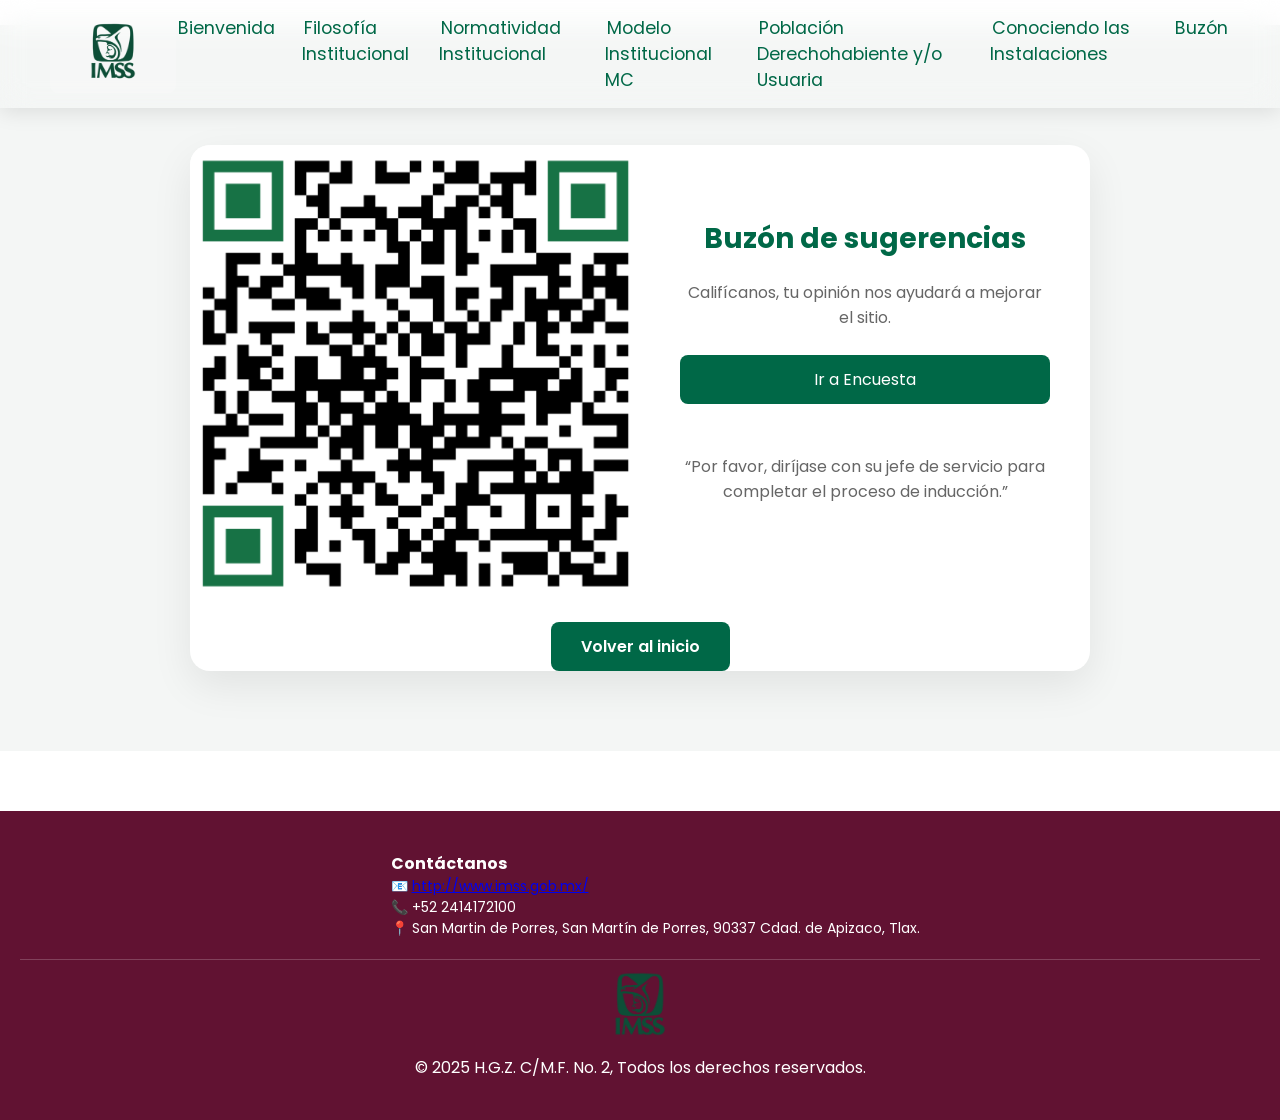
<file: buzon.html>
<!DOCTYPE html>
<html lang="en">
<head>
    <meta charset="UTF-8">
    <meta name="viewport" content="width=device-width, initial-scale=1.0">
    <title>Buzon</title>

    <link rel="stylesheet" href="buzon.css" />
</head>
<body>

<nav class="navbar">
  <div class="logo">
    <img src="imagenes/IMSS-Logo-tm.png" alt="Logo Seguro Social">
  </div>

  <!-- Botón hamburguesa -->
  <input type="checkbox" id="menu-toggle">
  <label for="menu-toggle" class="hamburger">
    <span></span>
    <span></span>
    <span></span>
  </label>

  <!-- Menú -->
  <ul class="nav-links">
    <li><a href="index.html" class="link">Bienvenida</a></li>
    <li><a href="filosofia.html" class="link">Filosofía Institucional</a></li>
    <li><a href="normatividad.html" class="link">Normatividad Institucional</a></li>
    <li><a href="modelo.html" class="link">Modelo Institucional MC</a></li>
    <li><a href="poblacion.html" class="link">Población Derechohabiente y/o Usuaria</a></li>
     <li class="dropdown"><a href="#">Conociendo las Instalaciones</a>
    <ul class="submenu">
        <li><a href="cartera.html">Cartera de Servicios</a></li>
        <li><a href="recorrido.html">Recorrido Virtual</a></li>
        <li><a href="organigrama.html">Organigrama</a></li>
    </ul>
</li>
    <li><a href="buzon.html" class="link">Buzón</a></li>
  </ul>
</nav>




<br>
<section class="promo-section">
  <div class="promo-card">

    <div class="promo-image">
      <img src="imagenes/qrbuzon.png" alt="Promoción">
    </div>

    <div class="promo-content">
      
      <h1>
        <span>Buzón de sugerencias</span><br>
      </h1>

      <p>
         Califícanos, tu opinión nos ayudará a mejorar el sitio.
      </p>

      <a href="https://forms.gle/hRjarsbwYxwvdM4b7" class="primary-btn">
        Ir a Encuesta
      </a>
<br>
<br>
      <p>
       “Por favor, diríjase con su jefe de servicio para completar el proceso de inducción.”
      </p>

    </div>

    <div class="volver-inicio-container">
      <a href="index.html" class="btn-volver">Volver al inicio</a>
    </div>

    
  </div>
  
</section>



   
    <footer>
  <div class="footer-container">
    <div class="footer-logo">
      <h2></h2>
      
    </div>

   

    <div class="footer-contact">
      <h4>Contáctanos</h4>
     <p>📧 <a href="http://www.imss.gob.mx/" class="link-imss">http://www.imss.gob.mx/</a></p>
      <p>📞 +52 2414172100</p>
      <p>📍 San Martin de Porres, San Martín de Porres, 90337 Cdad. de Apizaco, Tlax.</p>
    </div>
  </div>

  <div class="footer-bottom">
    <div class="footer-social">
      
      <a href="#"><img src="imagenes/IMSS-Logo-tm.png" alt="Instagram"></a>
     
    </div>
    <p>&copy; 2025 H.G.Z. C/M.F. No. 2, Todos los derechos reservados.</p>
  </div>
</footer>







<script>
window.onload = function() {
    window.scrollTo(0, 0);
};
</script>



<script>
const navbar = document.querySelector('.navbar');
const menuToggle = document.getElementById('menu-toggle');
const navLinks = document.querySelector('.nav-links');

let lastScrollTop = 0;

// -------------------- AUTOHIDE NAVBAR --------------------
window.addEventListener('scroll', function() {
    let scrollTop = window.pageYOffset || document.documentElement.scrollTop;

    if (scrollTop > lastScrollTop && scrollTop > 50) {
        // Scroll down → oculta navbar
        navbar.style.top = "-100px";
    } else {
        // Scroll up → muestra navbar
        navbar.style.top = "0";
    }

    lastScrollTop = scrollTop <= 0 ? 0 : scrollTop;
});

// -------------------- CERRAR MENU AL HACER CLICK FUERA --------------------
document.addEventListener('click', function(event) {
    // Si el menú está abierto y el clic no es dentro del navbar ni del toggle
    if (menuToggle.checked && !navbar.contains(event.target)) {
        menuToggle.checked = false; // cierra el menú
    }
});
</script>


<!-- Botón de subir -->
<button id="scrollToTop" title="Volver arriba">↑</button>

<script>
const scrollBtn = document.getElementById('scrollToTop');

// Mostrar el botón después de cierto scroll
window.addEventListener('scroll', () => {
    if (window.scrollY > 300) {
        scrollBtn.style.display = 'block';
    } else {
        scrollBtn.style.display = 'none';
    }
});

// Acción de hacer scroll al top al hacer clic
scrollBtn.addEventListener('click', () => {
    window.scrollTo({
        top: 0,
        behavior: 'smooth' // desplazamiento suave
    });
});
</script>


    
</body>
</html>
</file>
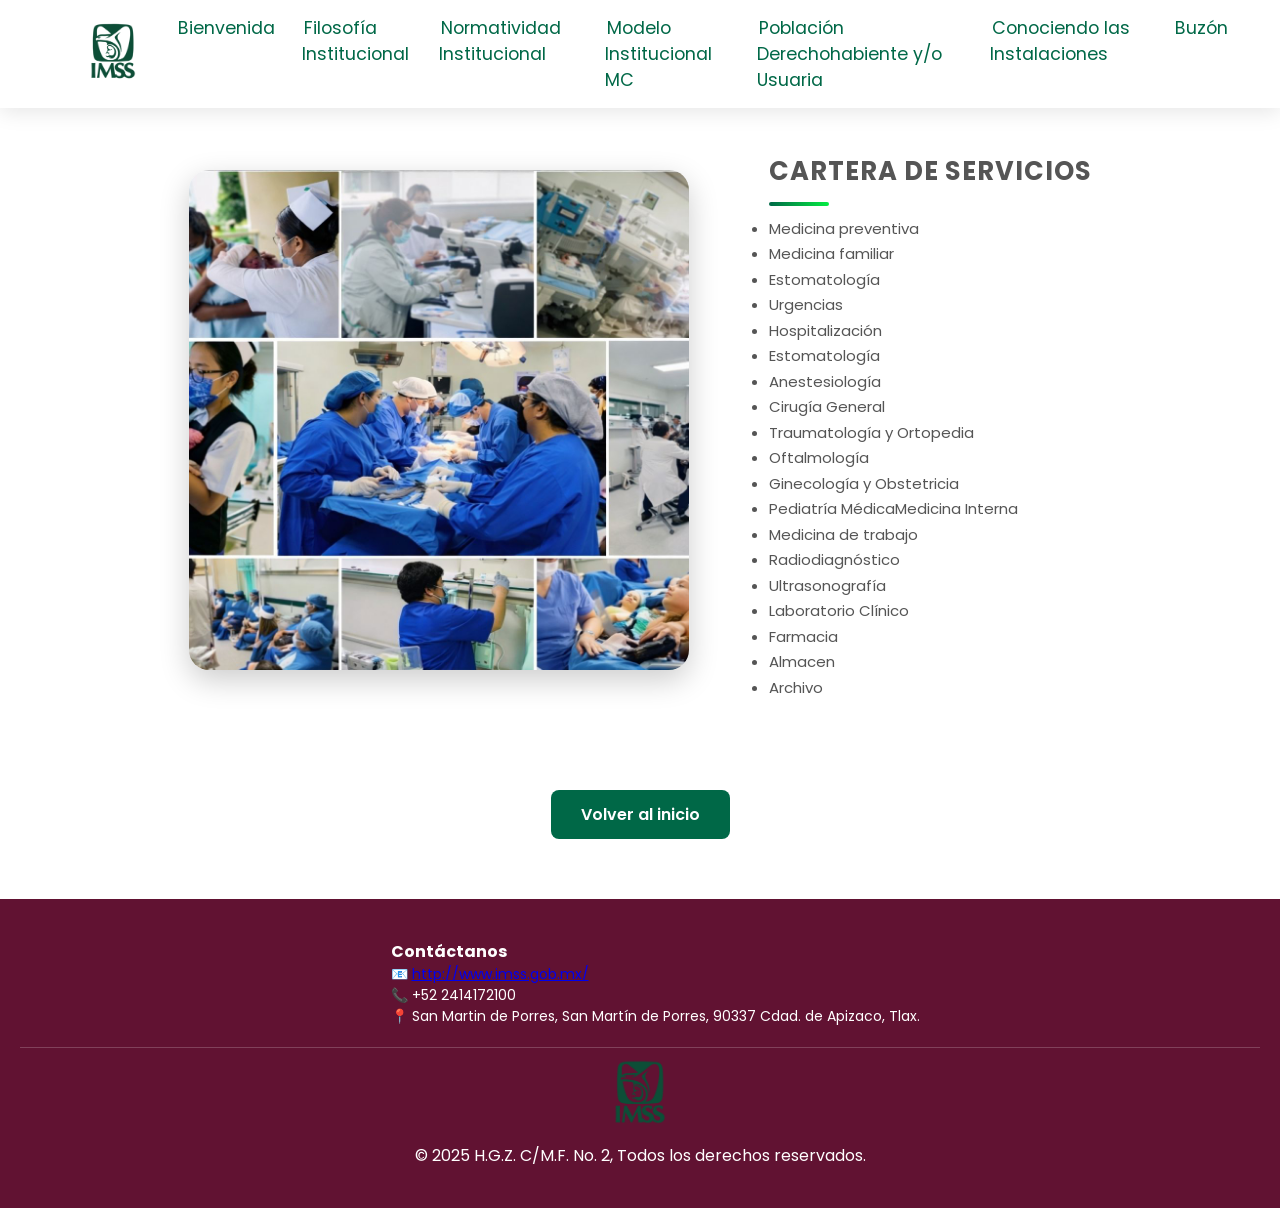
<file: cartera.html>
<!DOCTYPE html>
<html lang="en">
<head>
    <meta charset="UTF-8">
    <meta name="viewport" content="width=device-width, initial-scale=1.0">
    <link rel="stylesheet" href="Cartera.css" />
    
    <title>Cartera de Servicios</title>
</head>
<body>
    

<nav class="navbar">
  <div class="logo">
    <img src="imagenes/IMSS-Logo-tm.png" alt="Logo Seguro Social">
  </div>

  <!-- Botón hamburguesa -->
  <input type="checkbox" id="menu-toggle">
  <label for="menu-toggle" class="hamburger">
    <span></span>
    <span></span>
    <span></span>
  </label>

  <!-- Menú -->
  <ul class="nav-links">
    <li><a href="index.html" class="link">Bienvenida</a></li>
    <li><a href="filosofia.html" class="link">Filosofía Institucional</a></li>
    <li><a href="normatividad.html" class="link">Normatividad Institucional</a></li> 
    <li><a href="modelo.html" class="link">Modelo Institucional MC</a></li>
    <li><a href="poblacion.html" class="link">Población Derechohabiente y/o Usuaria</a></li>
    <li class="dropdown"><a href="#">Conociendo las Instalaciones</a>
    <ul class="submenu">
       <li><a href="cartera.html">Cartera de Servicios</a></li>
        <li><a href="recorrido.html">Recorrido Virtual</a></li>
        <li><a href="organigrama.html">Organigrama</a></li>
    </ul>
</li>
    <li><a href="buzon.html" class="link">Buzón</a></li>
  </ul>
</nav>




       <style>
    @import url('https://fonts.googleapis.com/css2?family=Poppins:ital,wght@0,100;0,200;0,300;0,400;0,500;0,600;0,700;0,800;0,900;1,100;1,200;1,300;1,400;1,500;1,600;1,700;1,800;1,900&display=swap');

    * {
        font-family: 'Poppins', sans-serif;
    }
</style>
<section class="flex flex-col md:flex-row items-center justify-center gap-10 max-md:px-4">
    <div class="relative shadow-2xl shadow-indigo-600/40 rounded-2xl overflow-hidden shrink-0">
       <img class="imagen-grande"
     src="imagenes/Servicios.jpeg"
     alt="">

    </div>
    <div class="text-sm text-slate-600 max-w-lg">
         <h1 class="text-xl uppercase font-semibold text-slate-700">
        CARTERA DE SERVICIOS
    </h1>

    <div class="w-24 h-[3px] rounded-full bg-gradient-to-r from-indigo-600 to-[#DDD9FF]"></div>

    <ul class="mt-8 list-disc list-inside space-y-2">
        <li>Medicina preventiva</li>
        <li>Medicina familiar</li>
        <li>Estomatología</li>
        <li>Urgencias </li>
        <li>Hospitalización </li>
        <li>Estomatología</li>
        <li>Anestesiología</li>
        <li>Cirugía General </li>
        <li>Traumatología y Ortopedia </li>
        <li>Oftalmología</li>
        <li>Ginecología y Obstetricia</li>
        <li>Pediatría MédicaMedicina Interna</li>
        <li>Medicina de trabajo </li>
        <li>Radiodiagnóstico </li>
        <li>Ultrasonografía </li>
        <li>Laboratorio Clínico </li>
        <li>Farmacia </li>
        <li>Almacen</li>
        <li>Archivo</li>
    </ul>
        
    </div>
</section>



<div class="volver-inicio-container">
    <a href="index.html" class="btn-volver">Volver al inicio</a>
</div>


    <footer>
  <div class="footer-container">
    <div class="footer-logo">
      <h2></h2>
      <p></p>
    </div>

   

    <div class="footer-contact">
      <h4>Contáctanos</h4>
     <p>📧 <a href="http://www.imss.gob.mx/" class="link-imss">http://www.imss.gob.mx/</a></p>
      <p>📞 +52 2414172100</p>
      <p>📍 San Martin de Porres, San Martín de Porres, 90337 Cdad. de Apizaco, Tlax.</p>
    </div>
  </div>

  <div class="footer-bottom">
    <div class="footer-social">
      
      <a href="#"><img src="imagenes/IMSS-Logo-tm.png" alt="Instagram"></a>
     
    </div>
    <p>&copy; 2025 H.G.Z. C/M.F. No. 2, Todos los derechos reservados.</p>
  </div>
</footer>
    


<script>
const img = document.getElementById("imgOrganigrama");
const modal = document.getElementById("modalImg");
const imgGrande = document.getElementById("imgGrande");
const cerrar = document.querySelector(".cerrar");

img.onclick = function() {
    modal.style.display = "block";
    imgGrande.src = this.src;
}

cerrar.onclick = function() {
    modal.style.display = "none";
}

modal.onclick = function(e) {
    if (e.target !== imgGrande) {
        modal.style.display = "none";
    }
}
</script>






<script>
window.onload = function() {
    window.scrollTo(0, 0);
};
</script>



<script>
const navbar = document.querySelector('.navbar');
const menuToggle = document.getElementById('menu-toggle');
const navLinks = document.querySelector('.nav-links');

let lastScrollTop = 0;

// -------------------- AUTOHIDE NAVBAR --------------------
window.addEventListener('scroll', function() {
    let scrollTop = window.pageYOffset || document.documentElement.scrollTop;

    if (scrollTop > lastScrollTop && scrollTop > 50) {
        // Scroll down → oculta navbar
        navbar.style.top = "-100px";
    } else {
        // Scroll up → muestra navbar
        navbar.style.top = "0";
    }

    lastScrollTop = scrollTop <= 0 ? 0 : scrollTop;
});

// -------------------- CERRAR MENU AL HACER CLICK FUERA --------------------
document.addEventListener('click', function(event) {
    // Si el menú está abierto y el clic no es dentro del navbar ni del toggle
    if (menuToggle.checked && !navbar.contains(event.target)) {
        menuToggle.checked = false; // cierra el menú
    }
});
</script>


<!-- Botón de subir -->
<button id="scrollToTop" title="Volver arriba">↑</button>

<script>
const scrollBtn = document.getElementById('scrollToTop');

// Mostrar el botón después de cierto scroll
window.addEventListener('scroll', () => {
    if (window.scrollY > 300) {
        scrollBtn.style.display = 'block';
    } else {
        scrollBtn.style.display = 'none';
    }
});

// Acción de hacer scroll al top al hacer clic
scrollBtn.addEventListener('click', () => {
    window.scrollTo({
        top: 0,
        behavior: 'smooth' // desplazamiento suave
    });
});
</script>




</body>
</html>
</file>
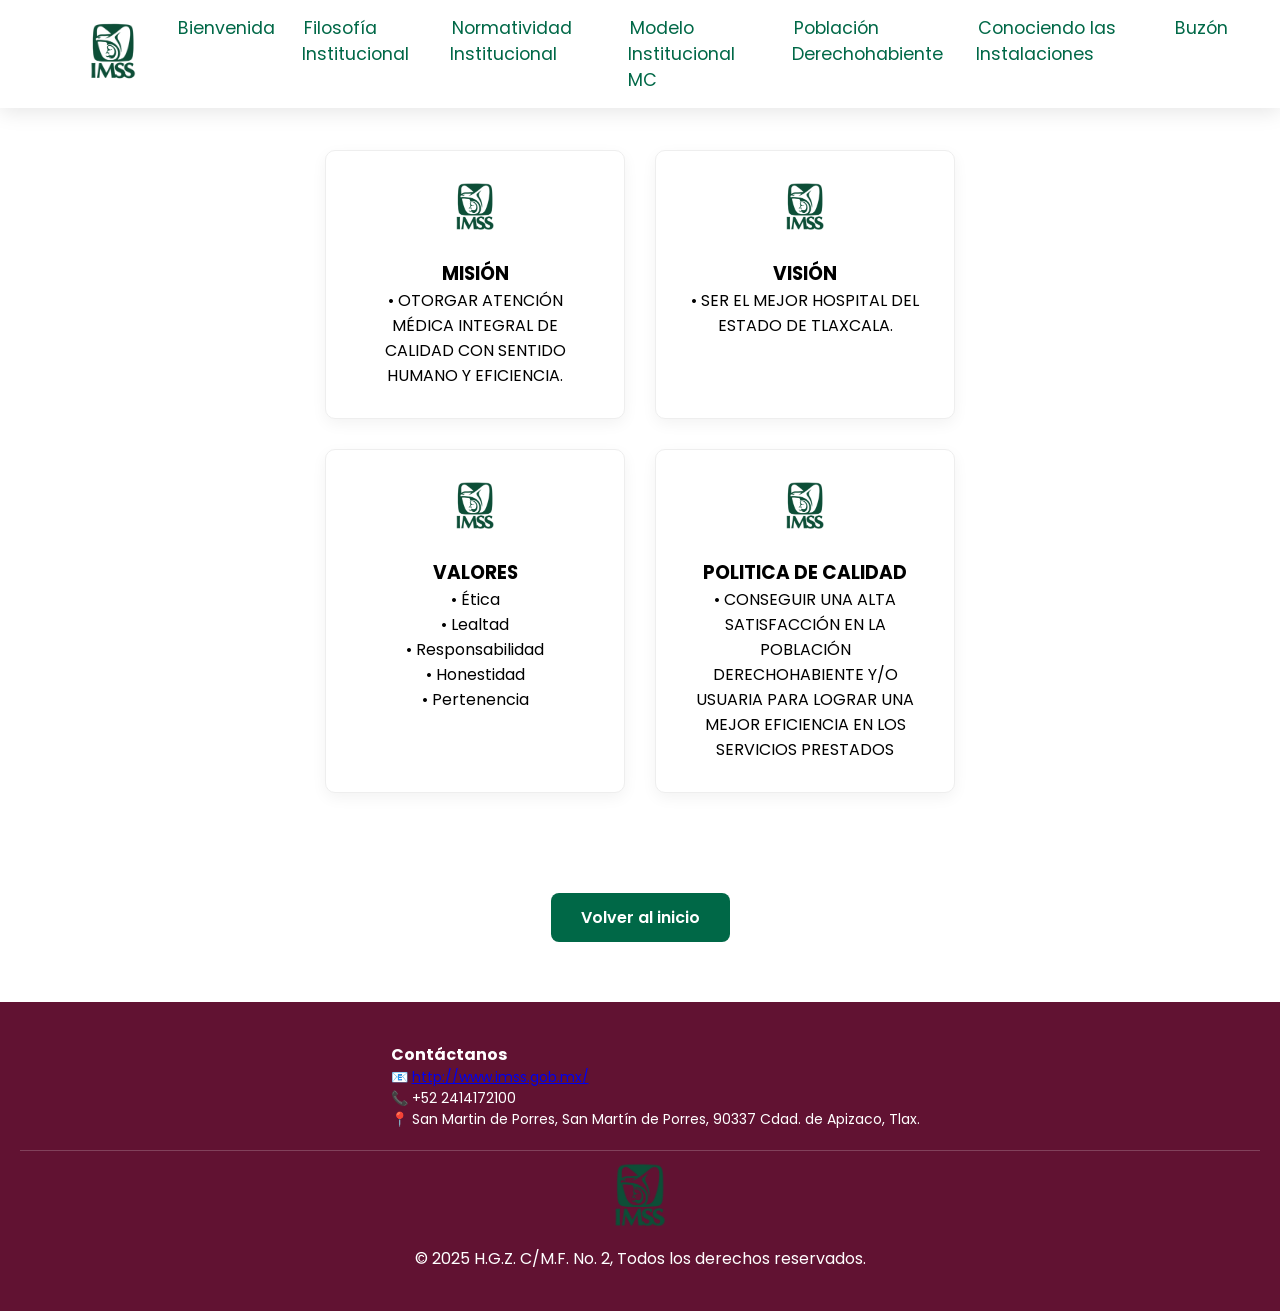
<file: filosofia.html>
<!DOCTYPE html>
<html lang="en">
<head>
    <meta charset="UTF-8">
    <meta name="viewport" content="width=device-width, initial-scale=1.0">
    <link rel="stylesheet" href="Filosofia.css" />
    
    <title>Filosofia Institucional</title>
</head>
<body>
    

<nav class="navbar">
  <div class="logo">
    <img src="imagenes/IMSS-Logo-tm.png" alt="Logo Seguro Social">
  </div>

  <!-- Botón hamburguesa -->
  <input type="checkbox" id="menu-toggle">
  <label for="menu-toggle" class="hamburger">
    <span></span>
    <span></span>
    <span></span>
  </label>

  <!-- Menú -->
  <ul class="nav-links">
  <li><a href="index.html" class="link">Bienvenida</a></li>
  <li><a href="filosofia.html" class="link">Filosofía Institucional</a></li>
  <li><a href="normatividad.html" class="link">Normatividad Institucional</a></li>
  <li><a href="modelo.html" class="link">Modelo Institucional MC</a></li>
  <li><a href="poblacion.html" class="link">Población Derechohabiente</a></li>

  <li class="dropdown">
    <a href="#">Conociendo las Instalaciones</a>
    <ul class="submenu">
      <li><a href="cartera.html">Cartera de Servicios</a></li>
      <li><a href="recorrido.html">Recorrido Virtual</a></li>
      <li><a href="organigrama.html">Organigrama</a></li>
    </ul>
  </li>

  <li><a href="buzon.html" class="link">Buzón</a></li>
</ul>
</nav>

<br>
<br>





  <section class="services">
    
    <!-- FILA 1 -->
    <div class="service-box">
        <img src="imagenes/IMSS-Logo-tm.png">
        <h3>MISIÓN</h3>
        <p>OTORGAR ATENCIÓN MÉDICA INTEGRAL DE CALIDAD CON SENTIDO HUMANO Y EFICIENCIA.</p>
    </div>

    <div class="service-box">
        <img src="imagenes/IMSS-Logo-tm.png">
        <h3>VISIÓN</h3>
        <p>SER EL MEJOR HOSPITAL DEL ESTADO DE TLAXCALA.</p>
    </div>

    <!-- FILA 2 -->
    <div class="service-box">
        <img src="imagenes/IMSS-Logo-tm.png">
        <h3>VALORES</h3>
        <p>Ética</p>
        <p>Lealtad</p>
        <p>Responsabilidad</p>
        <p>Honestidad</p>
        <p>Pertenencia</p>
    </div>

    <div class="service-box">
        <img src="imagenes/IMSS-Logo-tm.png">
        <h3>POLITICA DE CALIDAD</h3>
        <p>CONSEGUIR UNA ALTA SATISFACCIÓN EN LA POBLACIÓN DERECHOHABIENTE Y/O USUARIA PARA LOGRAR UNA MEJOR EFICIENCIA EN LOS SERVICIOS PRESTADOS</p>
    </div>

</section>



<div class="volver-inicio-container">
    <a href="index.html" class="btn-volver">Volver al inicio</a>
</div>


   

    
    <footer>
  <div class="footer-container">
    <div class="footer-logo">
      <h2></h2>
      <p></p>
    </div>

   

    <div class="footer-contact">
      <h4>Contáctanos</h4>
     <p>📧 <a href="http://www.imss.gob.mx/" class="link-imss">http://www.imss.gob.mx/</a></p>
      <p>📞 +52 2414172100</p>
      <p>📍 San Martin de Porres, San Martín de Porres, 90337 Cdad. de Apizaco, Tlax.</p>
    </div>
  </div>

  <div class="footer-bottom">
    <div class="footer-social">
      
      <a href="#"><img src="imagenes/IMSS-Logo-tm.png" alt="Instagram"></a>
     
    </div>
    <p>&copy; 2025 H.G.Z. C/M.F. No. 2, Todos los derechos reservados.</p>
  </div>
</footer>



<script>
window.onload = function() {
    window.scrollTo(0, 0);
};
</script>



<script>
const navbar = document.querySelector('.navbar');
const menuToggle = document.getElementById('menu-toggle');
const navLinks = document.querySelector('.nav-links');

let lastScrollTop = 0;

// -------------------- AUTOHIDE NAVBAR --------------------
window.addEventListener('scroll', function() {
    let scrollTop = window.pageYOffset || document.documentElement.scrollTop;

    if (scrollTop > lastScrollTop && scrollTop > 50) {
        // Scroll down → oculta navbar
        navbar.style.top = "-100px";
    } else {
        // Scroll up → muestra navbar
        navbar.style.top = "0";
    }

    lastScrollTop = scrollTop <= 0 ? 0 : scrollTop;
});

// -------------------- CERRAR MENU AL HACER CLICK FUERA --------------------
document.addEventListener('click', function(event) {
    // Si el menú está abierto y el clic no es dentro del navbar ni del toggle
    if (menuToggle.checked && !navbar.contains(event.target)) {
        menuToggle.checked = false; // cierra el menú
    }
});
</script>


<!-- Botón de subir -->
<button id="scrollToTop" title="Volver arriba">↑</button>

<script>
const scrollBtn = document.getElementById('scrollToTop');

// Mostrar el botón después de cierto scroll
window.addEventListener('scroll', () => {
    if (window.scrollY > 300) {
        scrollBtn.style.display = 'block';
    } else {
        scrollBtn.style.display = 'none';
    }
});

// Acción de hacer scroll al top al hacer clic
scrollBtn.addEventListener('click', () => {
    window.scrollTo({
        top: 0,
        behavior: 'smooth' // desplazamiento suave
    });
});
</script>





</body>
</html>
</file>
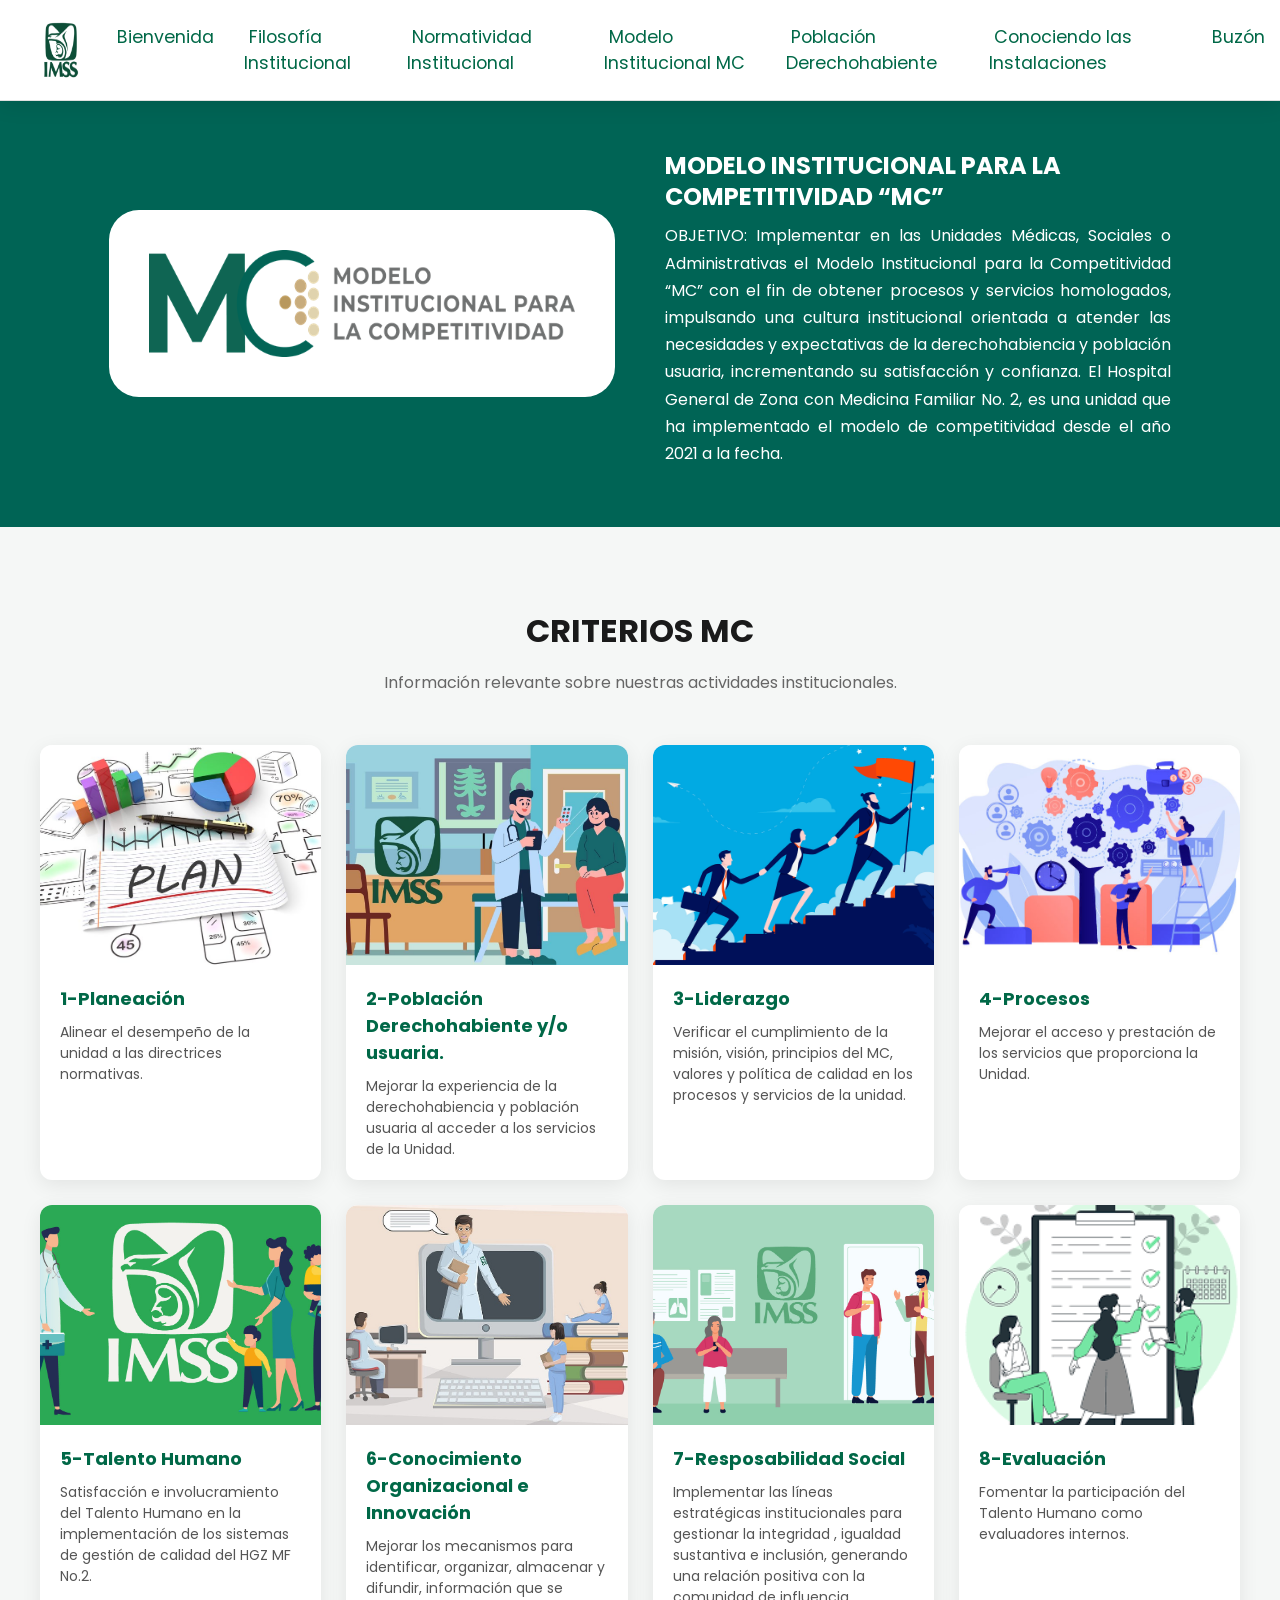
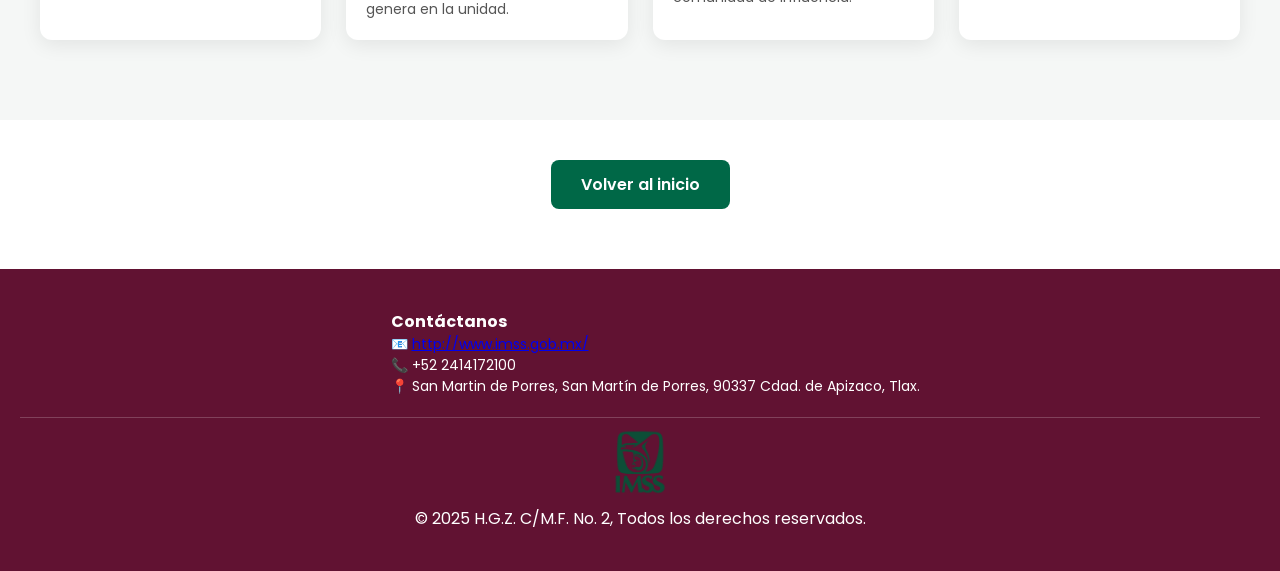
<file: modelo.html>
<!DOCTYPE html>
<html lang="en">
<head>
    <meta charset="UTF-8">
    <meta name="viewport" content="width=device-width, initial-scale=1.0">
     <link rel="stylesheet" href="Modelo.css" />
    <title>  Modelo Institucional para la Competitividad “MC”</title>
</head>
<body>

    

<nav class="navbar">
  <div class="logo">
    <img src="imagenes/IMSS-Logo-tm.png" alt="Logo Seguro Social">
  </div>

  <!-- Botón hamburguesa -->
  <input type="checkbox" id="menu-toggle">
  <label for="menu-toggle" class="hamburger">
    <span></span>
    <span></span>
    <span></span>
  </label>

  <!-- Menú -->
  <ul class="nav-links">
  <li><a href="index.html" class="link">Bienvenida</a></li>
  <li><a href="filosofia.html" class="link">Filosofía Institucional</a></li>
  <li><a href="normatividad.html" class="link">Normatividad Institucional</a></li>
  <li><a href="modelo.html" class="link">Modelo Institucional MC</a></li>
  <li><a href="poblacion.html" class="link">Población Derechohabiente</a></li>

  <li class="dropdown">
    <a href="#">Conociendo las Instalaciones</a>
    <ul class="submenu">
      <li><a href="cartera.html">Cartera de Servicios</a></li>
      <li><a href="recorrido.html">Recorrido Virtual</a></li>
      <li><a href="organigrama.html">Organigrama</a></li>
    </ul>
  </li>

  <li><a href="buzon.html" class="link">Buzón</a></li>
</ul>
</nav>




  <!-- who section -->
  <section class="who_section layout_padding">
    <div class="container who_container">
      <div class="who_img-box">
        <img src="imagenes/LOGO MC.png" alt="" />
      </div>
      <div class="who_deail-box">
        <h2>
          MODELO INSTITUCIONAL PARA LA COMPETITIVIDAD “MC”
        </h2>
        <p>
        OBJETIVO: Implementar en las Unidades Médicas, Sociales o Administrativas el Modelo Institucional para la 
        Competitividad “MC” con el fin de obtener procesos y servicios 
        homologados, impulsando una cultura  institucional orientada a atender las necesidades y  
        expectativas de la derechohabiencia y población  usuaria, incrementando su satisfacción y confianza.
	
	El Hospital General de Zona con Medicina Familiar No. 2, es una unidad que ha implementado el modelo de competitividad desde el año 2021 a la fecha.

        </p>
        
      </div>
    </div>
  </section>

  <!-- end who section -->










  <section class="cards-section">
  <div class="cards-container">

    <div class="section-header">
      <p class="badge"></p>
      <h2>CRITERIOS MC</h2>
      <p class="subtitle">
        Información relevante sobre nuestras actividades institucionales.
      </p>
    </div>

    <div class="cards-grid">

      <div class="card">
        <img src="imagenes/plan.jpg" alt="Servicio 1">
        <div class="card-body">
          <h6>1-Planeación</h6>
          <p>Alinear el desempeño de la unidad a las directrices normativas.</p>
        </div>
      </div>

      <div class="card">
        <img src="imagenes/poblacion.jpeg" alt="Servicio 2">
        <div class="card-body">
          <h6>2-Población Derechohabiente y/o usuaria.</h6>
          <p>Mejorar la experiencia de la derechohabiencia y población usuaria al acceder a los servicios de la Unidad.
</p>
        </div>
      </div>

       <div class="card">
        <img src="imagenes/Liderezco.png" alt="Servicio 2">
        <div class="card-body">
          <h6>3-Liderazgo</h6>
          <p>Verificar el cumplimiento de la misión, visión, principios del MC, valores y política de calidad en los procesos y servicios de la unidad.
</p>
        </div>
      </div>

      <div class="card">
        <img src="imagenes/proceso.jpg" alt="Servicio 2">
        <div class="card-body">
          <h6>4-Procesos</h6>
          <p>Mejorar el acceso y prestación de los servicios que proporciona la Unidad.
</p>
        </div>
      </div>

      <div class="card">
        <img src="imagenes/talentohumano.jpeg" alt="Servicio 2">
        <div class="card-body">
          <h6>5-Talento Humano </h6>
          <p>Satisfacción e involucramiento del Talento Humano en la implementación de los sistemas de gestión de calidad del HGZ MF No.2.
</p>
        </div>
      </div>

      <div class="card">
        <img src="imagenes/innovacion.jpg" alt="Servicio 2">
        <div class="card-body">
          <h6>6-Conocimiento Organizacional e Innovación</h6>
          <p>Mejorar los mecanismos para identificar, organizar, almacenar y difundir, información que se genera en la unidad.</p>
        </div>
      </div>

      <div class="card">
        <img src="imagenes/responsabilidad.jpg" alt="Servicio 2">
        <div class="card-body">
          <h6>7-Resposabilidad Social</h6>
          <p>Implementar las líneas  estratégicas institucionales para gestionar la integridad , igualdad sustantiva e inclusión, generando una relación positiva con la comunidad de influencia.
</p>
        </div>
      </div>

      <div class="card">
        <img src="imagenes/evaluacion.png" alt="Servicio 2">
        <div class="card-body">
          <h6>8-Evaluación</h6>
          <p>Fomentar la participación del Talento Humano como evaluadores internos.
</p>
        </div>
      </div>

      <!-- Duplica las cards según necesites -->

    </div>

    

  </div>
</section>


<div class="volver-inicio-container">
    <a href="index.html" class="btn-volver">Volver al inicio</a>
</div>

  
    <footer>
  <div class="footer-container">
    <div class="footer-logo">
      <h2></h2>
      <p></p>
    </div>

   

    <div class="footer-contact">
      <h4>Contáctanos</h4>
     <p>📧 <a href="http://www.imss.gob.mx/" class="link-imss">http://www.imss.gob.mx/</a></p>
      <p>📞 +52 2414172100</p>
      <p>📍 San Martin de Porres, San Martín de Porres, 90337 Cdad. de Apizaco, Tlax.</p>
    </div>
  </div>

  <div class="footer-bottom">
    <div class="footer-social">
      
      <a href="#"><img src="imagenes/IMSS-Logo-tm.png" alt="Instagram"></a>
     
    </div>
    <p>&copy; 2025 H.G.Z. C/M.F. No. 2, Todos los derechos reservados.</p>
  </div>
</footer>






<script>
window.onload = function() {
    window.scrollTo(0, 0);
};
</script>



<script>
const navbar = document.querySelector('.navbar');
const menuToggle = document.getElementById('menu-toggle');
const navLinks = document.querySelector('.nav-links');

let lastScrollTop = 0;

// -------------------- AUTOHIDE NAVBAR --------------------
window.addEventListener('scroll', function() {
    let scrollTop = window.pageYOffset || document.documentElement.scrollTop;

    if (scrollTop > lastScrollTop && scrollTop > 50) {
        // Scroll down → oculta navbar
        navbar.style.top = "-100px";
    } else {
        // Scroll up → muestra navbar
        navbar.style.top = "0";
    }

    lastScrollTop = scrollTop <= 0 ? 0 : scrollTop;
});

// -------------------- CERRAR MENU AL HACER CLICK FUERA --------------------
document.addEventListener('click', function(event) {
    // Si el menú está abierto y el clic no es dentro del navbar ni del toggle
    if (menuToggle.checked && !navbar.contains(event.target)) {
        menuToggle.checked = false; // cierra el menú
    }
});
</script>


<!-- Botón de subir -->
<button id="scrollToTop" title="Volver arriba">↑</button>

<script>
const scrollBtn = document.getElementById('scrollToTop');

// Mostrar el botón después de cierto scroll
window.addEventListener('scroll', () => {
    if (window.scrollY > 300) {
        scrollBtn.style.display = 'block';
    } else {
        scrollBtn.style.display = 'none';
    }
});

// Acción de hacer scroll al top al hacer clic
scrollBtn.addEventListener('click', () => {
    window.scrollTo({
        top: 0,
        behavior: 'smooth' // desplazamiento suave
    });
});
</script>





</body>
</html>
</file>
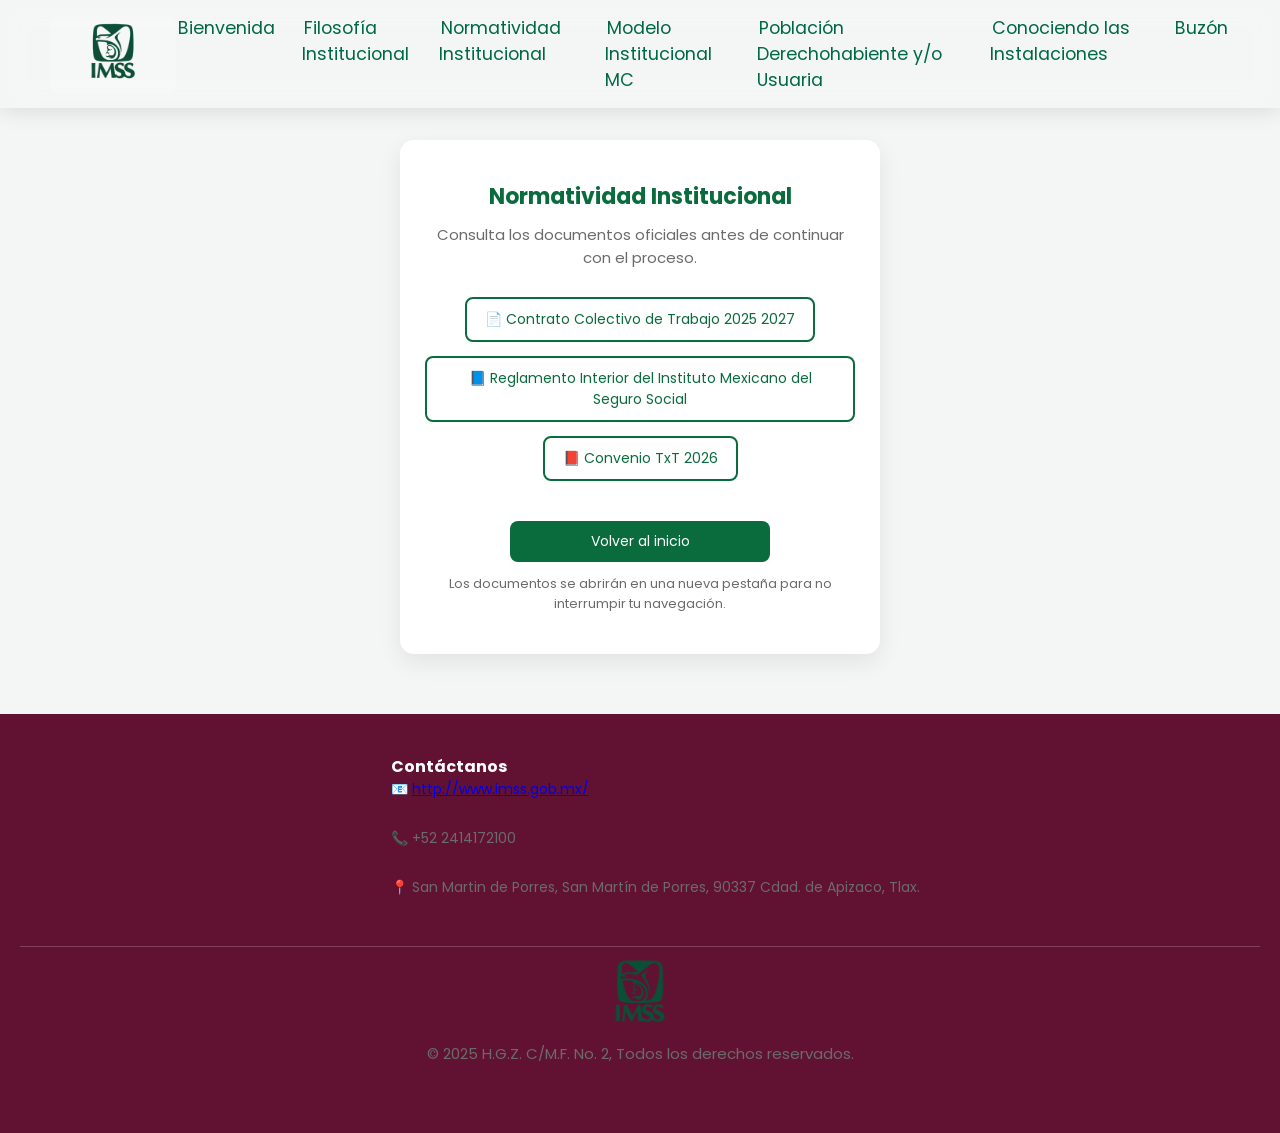
<file: normatividad.html>
<!DOCTYPE html>
<html lang="en">
<head>
    <meta charset="UTF-8">
    <meta name="viewport" content="width=device-width, initial-scale=1.0">
    <title>Normatividad Institucional</title>

    <link rel="stylesheet" href="normatividad.css" />
</head>
<body>

<nav class="navbar">
  <div class="logo">
    <img src="imagenes/IMSS-Logo-tm.png" alt="Logo Seguro Social">
  </div>

  <!-- Botón hamburguesa -->
  <input type="checkbox" id="menu-toggle">
  <label for="menu-toggle" class="hamburger">
    <span></span>
    <span></span>
    <span></span>
  </label>

  <!-- Menú -->
  <ul class="nav-links">
    <li><a href="index.html" class="link">Bienvenida</a></li>
    <li><a href="filosofia.html" class="link">Filosofía Institucional</a></li>
    <li><a href="normatividad.html" class="link">Normatividad Institucional</a></li>
    <li><a href="modelo.html" class="link">Modelo Institucional MC</a></li>
    <li><a href="poblacion.html" class="link">Población Derechohabiente y/o Usuaria</a></li>
     <li class="dropdown"><a href="#">Conociendo las Instalaciones</a>
    <ul class="submenu">
        <li><a href="cartera.html">Cartera de Servicios</a></li>
        <li><a href="recorrido.html">Recorrido Virtual</a></li>
        <li><a href="organigrama.html">Organigrama</a></li>
    </ul>
</li>
    <li><a href="buzon.html" class="link">Buzón</a></li>
  </ul>
</nav>


<br>
<br>
<br>
<br>



<div class="card">

    <h1>Normatividad Institucional</h1>
    <p>Consulta los documentos oficiales antes de continuar con el proceso.</p>

    <!-- BOTONES PDF -->
    <div class="top-buttons">

        <a href="https://sntss.org.mx/documentos/contrato-colectivo-de-trabajo-2025-2027.pdf" target="_blank" rel="noopener noreferrer" class="btn btn-primary">
            📄 Contrato Colectivo de Trabajo 2025 2027
        </a>

        <a href="https://sntss.org.mx/documentos/reglamento-interior-del-imss-h38e-image.pdf" target="_blank" rel="noopener noreferrer" class="btn btn-outline">
            📘 Reglamento Interior del Instituto Mexicano del Seguro Social
        </a>

        <!-- NUEVO BOTÓN BIEN UBICADO -->
        <a href="docs/Convenio TxT 2026.pdf" target="_blank" class="btn btn-outline">
            📕 Convenio TxT 2026
        </a>

    </div>

    <!-- BOTÓN INICIO -->
    <a href="index.html" class="btn btn-primary bottom-btn">
       Volver al inicio
    </a>

    <div class="note">
        Los documentos se abrirán en una nueva pestaña para no interrumpir tu navegación.
    </div>

</div>



 
    
   
    <footer>
  <div class="footer-container">
    <div class="footer-logo">
      <h2></h2>
      
    </div>

   

    <div class="footer-contact">
      <h4>Contáctanos</h4>
     <p>📧 <a href="http://www.imss.gob.mx/" class="link-imss">http://www.imss.gob.mx/</a></p>
      <p>📞 +52 2414172100</p>
      <p>📍 San Martin de Porres, San Martín de Porres, 90337 Cdad. de Apizaco, Tlax.</p>
    </div>
  </div>

  <div class="footer-bottom">
    <div class="footer-social">
      
      <a href="#"><img src="imagenes/IMSS-Logo-tm.png" alt="Instagram"></a>
     
    </div>
    <p>&copy; 2025 H.G.Z. C/M.F. No. 2, Todos los derechos reservados.</p>
  </div>
</footer>




</body>
</html>
</file>
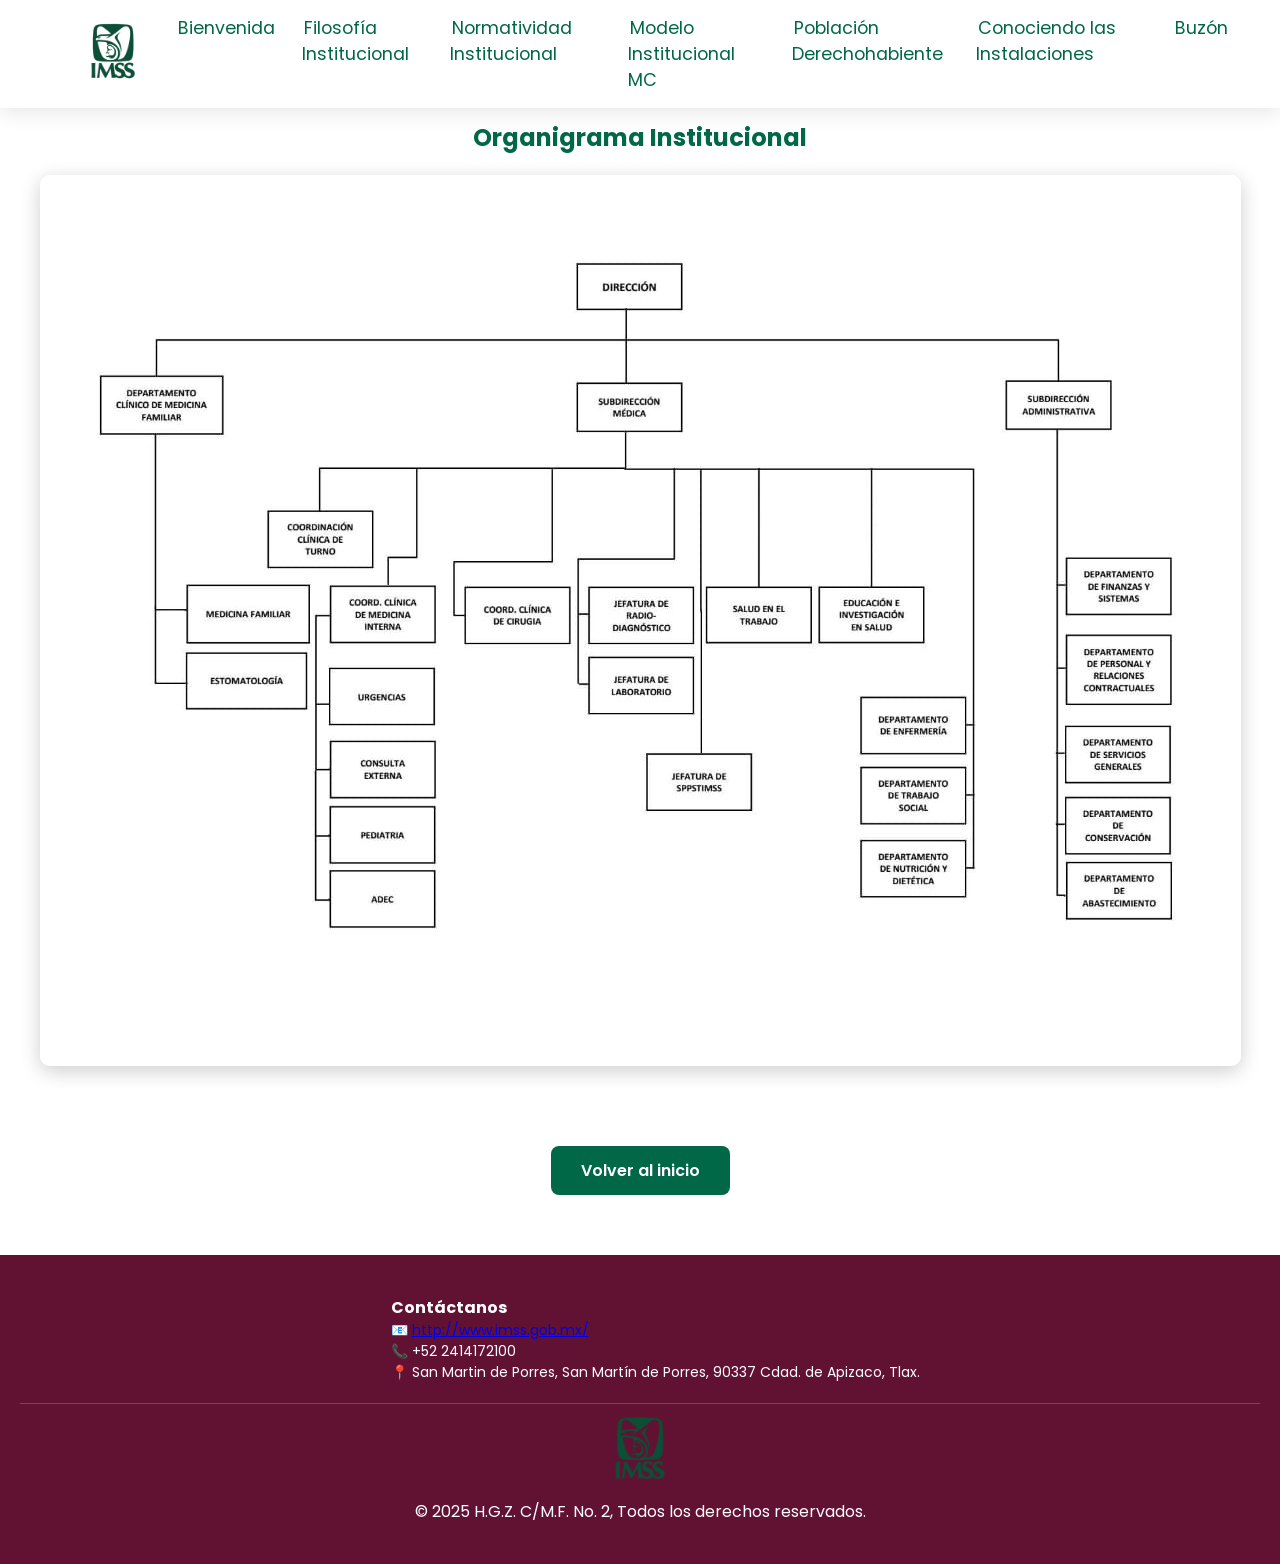
<file: organigrama.html>
<!DOCTYPE html>
<html lang="en">
<head>
    <meta charset="UTF-8">
    <meta name="viewport" content="width=device-width, initial-scale=1.0">
    <link rel="stylesheet" href="Organigrama.css" />
    
    <title>Organigrama Institucional</title>
</head>
<body>
    

<nav class="navbar">
  <div class="logo">
    <img src="imagenes/IMSS-Logo-tm.png" alt="Logo Seguro Social">
  </div>

  <!-- Botón hamburguesa -->
  <input type="checkbox" id="menu-toggle">
  <label for="menu-toggle" class="hamburger">
    <span></span>
    <span></span>
    <span></span>
  </label>




  <!-- Menú -->
  <ul class="nav-links">
  <li><a href="index.html" class="link">Bienvenida</a></li>
  <li><a href="filosofia.html" class="link">Filosofía Institucional</a></li>
  <li><a href="normatividad.html" class="link">Normatividad Institucional</a></li>
  <li><a href="modelo.html" class="link">Modelo Institucional MC</a></li>
  <li><a href="poblacion.html" class="link">Población Derechohabiente</a></li>

  <li class="dropdown">
    <a href="#">Conociendo las Instalaciones</a>
    <ul class="submenu">
      <li><a href="cartera.html">Cartera de Servicios</a></li>
      <li><a href="recorrido.html">Recorrido Virtual</a></li>
      <li><a href="organigrama.html">Organigrama</a></li>
    </ul>
  </li>

  <li><a href="buzon.html" class="link">Buzón</a></li>
</ul>
</nav>





<section class="organigrama-section">
    <h1>Organigrama Institucional</h1>

    <div class="organigrama-container">
        <img src="imagenes/organigrama.jpeg" alt="Organigrama Institucional" id="imgOrganigrama">
    </div>
</section>

<!-- Modal -->
<div id="modalImg" class="modal">
    <span class="cerrar">&times;</span>
    <img class="modal-contenido" id="imgGrande">
</div>







<div class="volver-inicio-container">
    <a href="index.html" class="btn-volver">Volver al inicio</a>
</div>





    <footer>
  <div class="footer-container">
    <div class="footer-logo">
      <h2></h2>
      <p></p>
    </div>

   

    <div class="footer-contact">
      <h4>Contáctanos</h4>
     <p>📧 <a href="http://www.imss.gob.mx/" class="link-imss">http://www.imss.gob.mx/</a></p>
      <p>📞 +52 2414172100</p>
      <p>📍 San Martin de Porres, San Martín de Porres, 90337 Cdad. de Apizaco, Tlax.</p>
    </div>
  </div>

  <div class="footer-bottom">
    <div class="footer-social">
      
      <a href="#"><img src="imagenes/IMSS-Logo-tm.png" alt="Instagram"></a>
     
    </div>
    <p>&copy; 2025 H.G.Z. C/M.F. No. 2, Todos los derechos reservados.</p>
  </div>
</footer>
    


<script>
const img = document.getElementById("imgOrganigrama");
const modal = document.getElementById("modalImg");
const imgGrande = document.getElementById("imgGrande");
const cerrar = document.querySelector(".cerrar");

img.onclick = function() {
    modal.style.display = "block";
    imgGrande.src = this.src;
}

cerrar.onclick = function() {
    modal.style.display = "none";
}

modal.onclick = function(e) {
    if (e.target !== imgGrande) {
        modal.style.display = "none";
    }
}
</script>

</body>
</html>
</file>
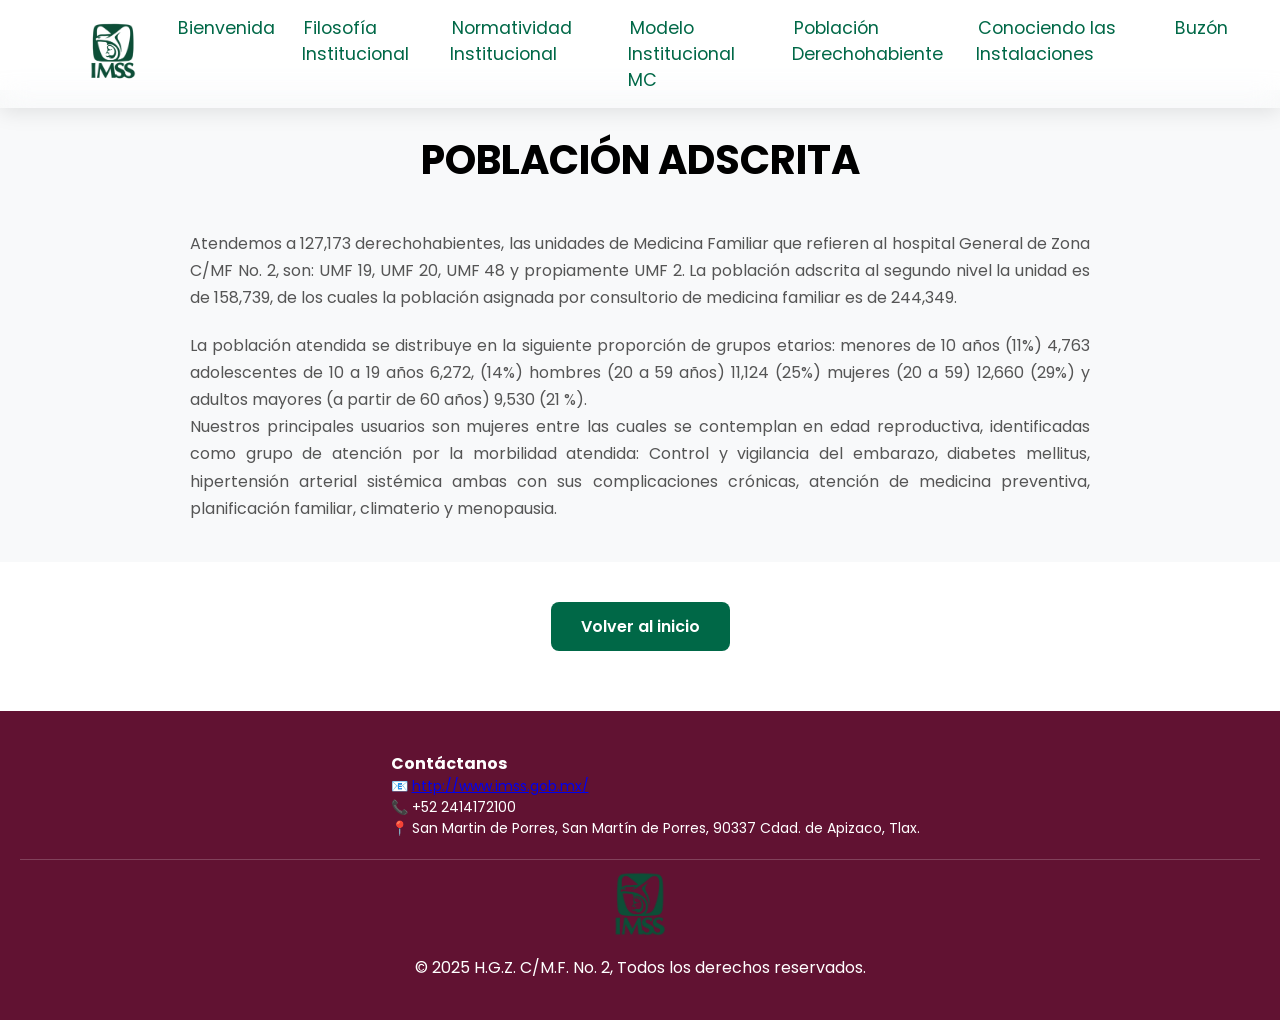
<file: poblacion.html>
<!DOCTYPE html>
<html lang="en">
<head>
    <meta charset="UTF-8">
    <meta name="viewport" content="width=device-width, initial-scale=1.0">
     <link rel="stylesheet" href="Servicios.css" />
     

    <title>Población Derechohabiente y/o Usuaria</title>
</head>
<body>

    

<nav class="navbar">
  <div class="logo">
    <img src="imagenes/IMSS-Logo-tm.png" alt="Logo Seguro Social">
  </div>

  <!-- Botón hamburguesa -->
  <input type="checkbox" id="menu-toggle">
  <label for="menu-toggle" class="hamburger">
    <span></span>
    <span></span>
    <span></span>
  </label>

  <!-- Menú -->
<ul class="nav-links">
  <li><a href="index.html" class="link">Bienvenida</a></li>
  <li><a href="filosofia.html" class="link">Filosofía Institucional</a></li>
  <li><a href="normatividad.html" class="link">Normatividad Institucional</a></li>
  <li><a href="modelo.html" class="link">Modelo Institucional MC</a></li>
  <li><a href="poblacion.html" class="link">Población Derechohabiente</a></li>

  <li class="dropdown">
    <a href="#">Conociendo las Instalaciones</a>
    <ul class="submenu">
      <li><a href="cartera.html">Cartera de Servicios</a></li>
      <li><a href="recorrido.html">Recorrido Virtual</a></li>
      <li><a href="organigrama.html">Organigrama</a></li>
    </ul>
  </li>

  <li><a href="buzon.html" class="link">Buzón</a></li>
</ul>
</nav>

    





    <!-- About Section -->
    <section id="about">
        <!-- Container -->
        <div class="container">
            <!-- About wrapper -->
            <div class="about-wrapper">
                <div class="after"><h1>POBLACIÓN ADSCRITA</h1></div>
                <div class="content">
                    <h5 class="title mb-3"></h5>
                    <!-- row -->
                    <div class="row">
                        <div class="col">
                            <p>Atendemos a 127,173 derechohabientes, las unidades de Medicina Familiar que refieren al hospital General de Zona C/MF No. 2, son: UMF 19, UMF 20, UMF 48 y propiamente UMF 2. La población adscrita al segundo nivel la unidad es de 158,739, de los cuales la población asignada por consultorio de medicina familiar es de 244,349. </p>
                           <!-- <p><b>Adipisicing elit. Modi similique  iusto voluptatibus sint.</b></p>  -->                      
                            <p></p>
<!--  <p>Lorem ipsum dolor sit amet, consectetur adipisicing elit. Dolorem, quis!</p>-->   
                        </div>
                        <div class="col">
                            <p>La población atendida se distribuye en la siguiente proporción de grupos etarios: menores de 10 años (11%) 4,763 adolescentes de 10 a 19 años 6,272, (14%) hombres (20 a 59 años) 11,124 (25%) mujeres (20 a 59) 12,660 (29%) y adultos mayores (a partir de 60 años) 9,530 (21 %).</p>
                            <p>Nuestros principales usuarios son mujeres entre las cuales se contemplan en edad reproductiva, identificadas como grupo de atención por la morbilidad atendida: Control y vigilancia del embarazo, diabetes mellitus, hipertensión arterial sistémica ambas con sus complicaciones crónicas, atención de medicina preventiva, planificación familiar, climaterio y menopausia.</p>
                           <!--  <p>Lorem ipsum dolor sit amet, consectetur adipisicing elit. Distinctio dignissimos modi molestias voluptas possimus perferendis saepe soluta accusantium, obcaecati neque quas ducimus, alias labore nesciunt atque ab voluptatibus quis! Molestiae dicta reprehenderit, quod laborum voluptatem laboriosam! Sapiente vel, fugiat voluptates.</p> -->   
                        </div>
                    </div><!-- End of Row -->                   
                    
                </div>
            </div><!-- End of About Wrapper -->         
        </div>  <!-- End of Container-->        
     </section><!--End of Section -->





<div class="volver-inicio-container">
    <a href="index.html" class="btn-volver">Volver al inicio</a>
</div>





      
   
    <footer>
  <div class="footer-container">
    <div class="footer-logo">
      <h2></h2>
      <p></p>
    </div>

   

    <div class="footer-contact">
      <h4>Contáctanos</h4>
     <p>📧 <a href="http://www.imss.gob.mx/" class="link-imss">http://www.imss.gob.mx/</a></p>
      <p>📞 +52 2414172100</p>
      <p>📍 San Martin de Porres, San Martín de Porres, 90337 Cdad. de Apizaco, Tlax.</p>
    </div>
  </div>

  <div class="footer-bottom">
    <div class="footer-social">
      
      <a href="#"><img src="imagenes/IMSS-Logo-tm.png" alt="Instagram"></a>
     
    </div>
    <p>&copy; 2025 H.G.Z. C/M.F. No. 2, Todos los derechos reservados.</p>
  </div>
</footer>

</footer>



<script>
window.onload = function() {
    window.scrollTo(0, 0);
};
</script>



<script>
const navbar = document.querySelector('.navbar');
const menuToggle = document.getElementById('menu-toggle');
const navLinks = document.querySelector('.nav-links');

let lastScrollTop = 0;

// -------------------- AUTOHIDE NAVBAR --------------------
window.addEventListener('scroll', function() {
    let scrollTop = window.pageYOffset || document.documentElement.scrollTop;

    if (scrollTop > lastScrollTop && scrollTop > 50) {
        // Scroll down → oculta navbar
        navbar.style.top = "-100px";
    } else {
        // Scroll up → muestra navbar
        navbar.style.top = "0";
    }

    lastScrollTop = scrollTop <= 0 ? 0 : scrollTop;
});

// -------------------- CERRAR MENU AL HACER CLICK FUERA --------------------
document.addEventListener('click', function(event) {
    // Si el menú está abierto y el clic no es dentro del navbar ni del toggle
    if (menuToggle.checked && !navbar.contains(event.target)) {
        menuToggle.checked = false; // cierra el menú
    }
});
</script>


<!-- Botón de subir -->
<button id="scrollToTop" title="Volver arriba">↑</button>

<script>
const scrollBtn = document.getElementById('scrollToTop');

// Mostrar el botón después de cierto scroll
window.addEventListener('scroll', () => {
    if (window.scrollY > 300) {
        scrollBtn.style.display = 'block';
    } else {
        scrollBtn.style.display = 'none';
    }
});

// Acción de hacer scroll al top al hacer clic
scrollBtn.addEventListener('click', () => {
    window.scrollTo({
        top: 0,
        behavior: 'smooth' // desplazamiento suave
    });
});
</script>




</body>
</html>
</file>
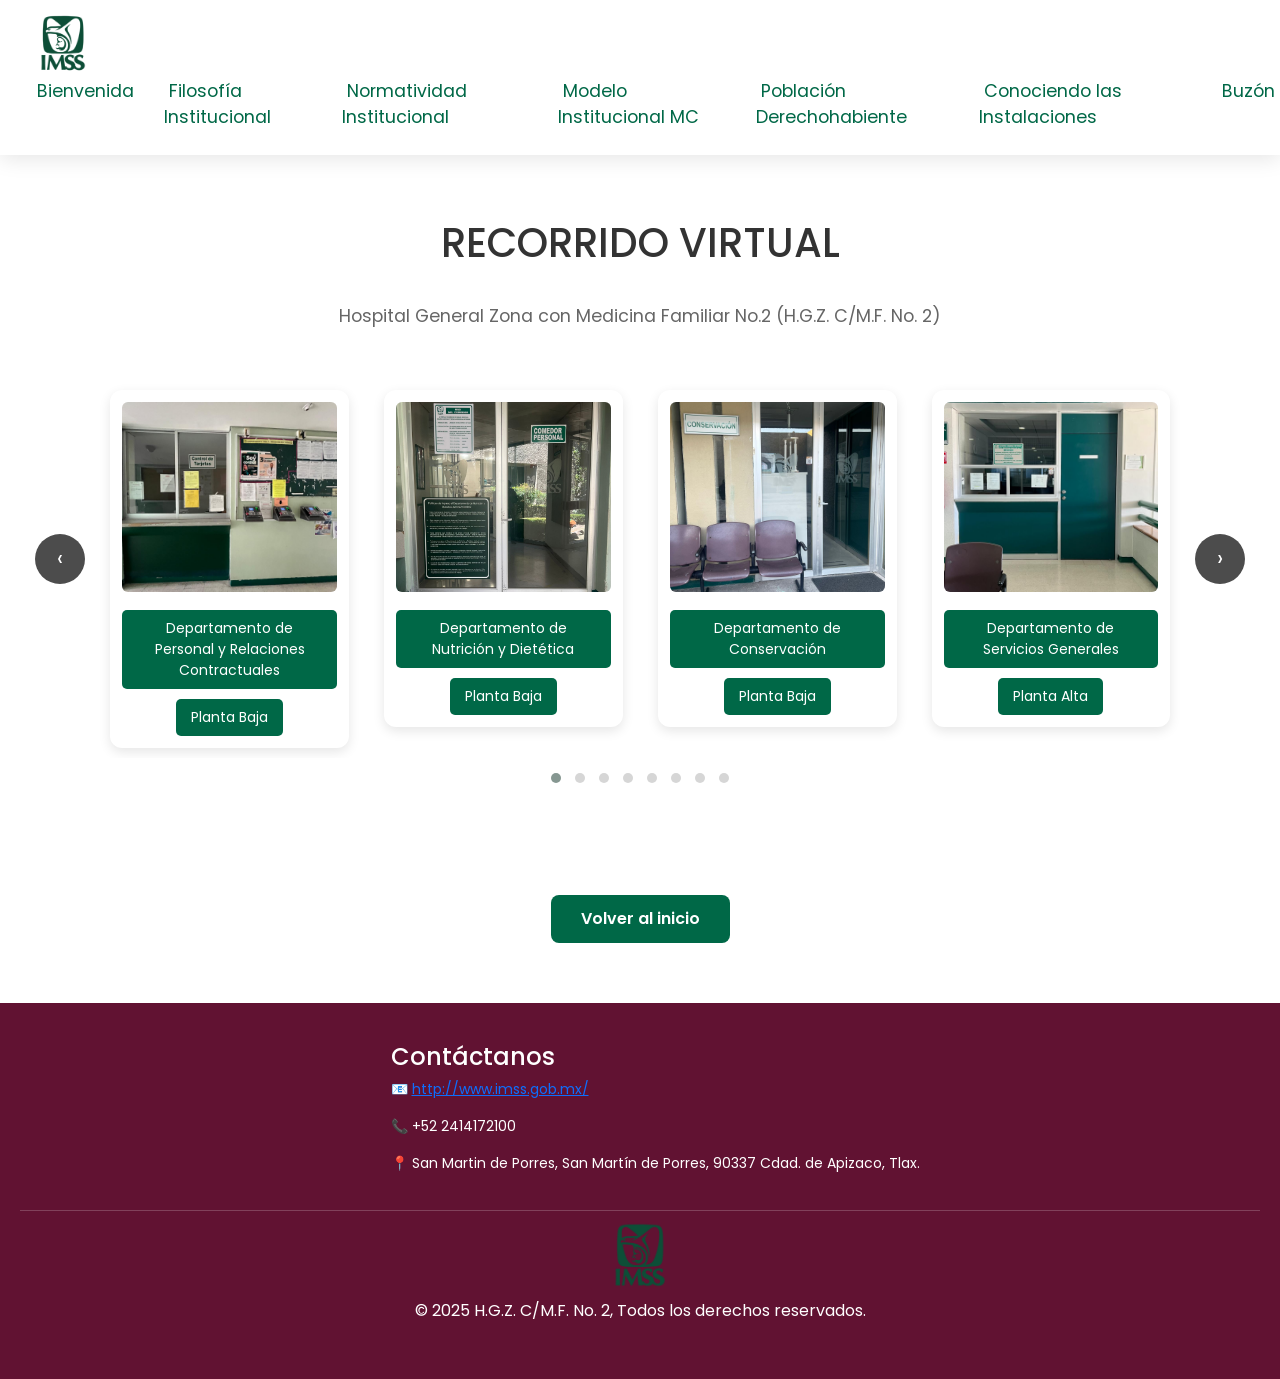
<file: recorrido.html>
<!DOCTYPE html>
<html lang="en">
<head>
    <meta charset="UTF-8">
    <meta name="viewport" content="width=device-width, initial-scale=1.0">
    <link rel="stylesheet" href="Estructura.css" />
    <link href="https://cdn.jsdelivr.net/npm/bootstrap@5.3.2/dist/css/bootstrap.min.css" rel="stylesheet">
    <link rel="stylesheet" href="https://cdnjs.cloudflare.com/ajax/libs/OwlCarousel2/2.3.4/assets/owl.carousel.min.css"/>
    <link rel="stylesheet" href="https://cdnjs.cloudflare.com/ajax/libs/OwlCarousel2/2.3.4/assets/owl.theme.default.min.css"/>
    <title>Recorrido Virtual</title>
</head>
<body>

<!-- NAVBAR -->
<nav class="navbar">
    <div class="logo">
        <img src="imagenes/IMSS-Logo-tm.png" alt="Logo Seguro Social">
    </div>

    <input type="checkbox" id="menu-toggle">
    <label for="menu-toggle" class="hamburger">
        <span></span>
        <span></span>
        <span></span>
    </label>

   <ul class="nav-links">
  <li><a href="index.html" class="link">Bienvenida</a></li>
  <li><a href="filosofia.html" class="link">Filosofía Institucional</a></li>
  <li><a href="normatividad.html" class="link">Normatividad Institucional</a></li>
  <li><a href="modelo.html" class="link">Modelo Institucional MC</a></li>
  <li><a href="poblacion.html" class="link">Población Derechohabiente</a></li>

  <li class="dropdown">
    <a href="#">Conociendo las Instalaciones</a>
    <ul class="submenu">
      <li><a href="cartera.html">Cartera de Servicios</a></li>
      <li><a href="recorrido.html">Recorrido Virtual</a></li>
      <li><a href="organigrama.html">Organigrama</a></li>
    </ul>
  </li>

  <li><a href="buzon.html" class="link">Buzón</a></li>
</ul>
</nav>

    <!-- PAGE CONTENT -->
    <div class="container-fluid my-4 page-content">
        <section id="featured" class="content-section">
            <div class="section-heading text-center mb-4">
                <h1>RECORRIDO VIRTUAL</h1>
                <p><br> Hospital General Zona con Medicina Familiar No.2 (H.G.Z. C/M.F. No. 2)</p>
            </div>

            <div class="owl-carousel owl-theme">
                <!-- Departamento de Personal -->
                <div class="item text-center">
                    <div class="image">
                        <img src="imagenes/Personal.jpeg" class="img-fluid rounded mb-2" alt="Departamento de Personal">
                        <div class="featured-button button">
                            <a href="#" class="abrirModalBtn" data-modal="modalPersonal">Departamento de Personal y Relaciones Contractuales </a>
                            <a href="#" class="" data-modal="">Planta Baja </a>
                        </div>
                    </div>
                </div>

                <!-- Departamento de Nutrición -->
                <div class="item text-center">
                    <div class="image">
                        <img src="imagenes/Nutricion.jpeg" class="img-fluid rounded mb-2" alt="Nutrición">
                        <div class="featured-button button">
                            <a href="#" class="abrirModalBtn" data-modal="modalNutricion">Departamento de Nutrición y Dietética</a>
                            <a href="#" class="" data-modal="">Planta Baja </a>
                        </div>
                    </div>
                </div>

                
                <!-- Departamento de Conservacion -->
                <div class="item text-center">
                    <div class="image">
                        <img src="imagenes/Conservacion.jpeg" class="img-fluid rounded mb-2" alt="Departamento de Conservación">
                        <div class="featured-button button">
                            <a href="#" class="abrirModalBtn" data-modal="modalConservacion">Departamento de Conservación</a>
                            <a href="#" class="" data-modal="">Planta Baja </a>
                        </div>
                    </div>
                </div>

                <!-- Departamento de Servicios Generales -->
                <div class="item text-center">
                    <div class="image">
                        <img src="imagenes/Subdireccionadministrattiva.jpeg" class="img-fluid rounded mb-2" alt="Departamento de Servicios Generales">
                        <div class="featured-button button">
                            <a href="#" class="abrirModalBtn" data-modal="modalServiciosGenerales">Departamento de Servicios Generales</a>
                            <a href="#" class="" data-modal="">Planta Alta </a>
                        </div>
                    </div>
                </div>

                <!-- Departamento de Abastos -->
                <div class="item text-center">
                    <div class="image">
                        <img src="imagenes/Subdireccionadministrattiva.jpeg" class="img-fluid rounded mb-2" alt="Departamento de Abastos">
                        <div class="featured-button button">
                            <a href="#" class="abrirModalBtn" data-modal="modalAbastos">Departamento de Abasto</a>
                            <a href="#" class="" data-modal="">Planta Alta </a>
                        </div>
                    </div>
                </div>

                <!-- Departamento de Finanzas y Sistemas-->
                <div class="item text-center">
                    <div class="image">
                        <img src="imagenes/Finanzas.jpeg" class="img-fluid rounded mb-2" alt="Departamento de Finanzas y Sistemas">
                        <div class="featured-button button">
                            <a href="#" class="abrirModalBtn" data-modal="modalFinanzas">Departamento de Finanzas y Sistemas</a>
                            <a href="#" class="" data-modal="">Planta Alta </a>
                        </div>
                    </div>
                </div>

                    <!-- Direccion-->
                <div class="item text-center">
                    <div class="image">
                        <img src="imagenes/Direccion.jpeg" class="img-fluid rounded mb-2" alt="Direccion">
                        <div class="featured-button button">
                            <a href="#" class="abrirModalBtn" data-modal="modalDireccion">Dirección</a>
                            <br>
                            <a href="#" class="" data-modal="">Planta Alta </a>
                        </div>
                    </div>
                </div>

                <!-- Subdireccion Medica-
                <div class="item text-center">
                    <div class="image">
                        <img src="imagenes/" class="img-fluid rounded mb-2" alt="Subdirección Medica">
                        <div class="featured-button button">
                            <a href="#" class="abrirModalBtn" data-modal="modalSubMedica">Subdirección Médica</a>
                        </div>
                    </div>
                </div> -->

                <!-- Subdireccion Administrativa-->
                <div class="item text-center">
                    <div class="image">
                        <img src="imagenes/Subdireccionadministrattiva.jpeg" class="img-fluid rounded mb-2" alt="Subdirección Administrativa">
                        <div class="featured-button button">
                            <a href="#" class="abrirModalBtn" data-modal="modalSubAdmin">Subdirección Administrativa</a>
                            <a href="#" class="" data-modal="">Planta Alta </a>
                        </div>
                    </div>
                </div>

                <!-- Jefatura de Trabajo Social-->
                <div class="item text-center">
                    <div class="image">
                        <img src="imagenes/Direccion.jpeg" class="img-fluid rounded mb-2" alt="Jefatura de Trabajo Social">
                        <div class="featured-button button">
                            <a href="#" class="abrirModalBtn" data-modal="modalJefaturaSocial">Jefatura de Trabajo Social</a>
                            <a href="#" class="" data-modal="">Planta Baja </a>
                        </div>
                    </div>
                </div>

                <!-- Jefatura de Medicina Familiar-->
                <div class="item text-center">
                    <div class="image">
                        <img src="imagenes/Jeaturamedicinafamiliar.jpeg" class="img-fluid rounded mb-2" alt="Jefatura de Medicina Familiar">
                        <div class="featured-button button">
                            <a href="#" class="abrirModalBtn" data-modal="modalJefaturaFamiliar">Jefatura de Medicina Familiar</a>
                            <a href="#" class="" data-modal="">Planta Baja </a>
                        </div>
                    </div>
                </div>

                <!-- Laboratorio-->
                <div class="item text-center">
                    <div class="image">
                        <img src="imagenes/Laboratorio.jpeg" class="img-fluid rounded mb-2" alt="Laboratorio">
                        <div class="featured-button button">
                            <a href="#" class="abrirModalBtn" data-modal="modalLaboratorio">Laboratorio Clínico</a>
                            <a href="#" class="" data-modal="">Planta Baja </a>
                        </div>
                    </div>
                </div>

                
                <!-- Radio-->
                <div class="item text-center">
                    <div class="image">
                        <img src="imagenes/Rayosx.jpeg" class="img-fluid rounded mb-2" alt="Servicio de Radiodiagnóstico">
                        <div class="featured-button button">
                            <a href="#" class="abrirModalBtn" data-modal="modalRadio">Servicio de Radiodiagnóstico</a>
                            <a href="#" class="" data-modal="">Planta Baja </a>
                        </div>
                    </div>
                </div>

                <!-- Departamento de Enfermeria-->
                <div class="item text-center">
                    <div class="image">
                        <img src="imagenes/JefaturaEnfermeria.jpeg" class="img-fluid rounded mb-2" alt="Departamento de Enfermería">
                        <div class="featured-button button">
                            <a href="#" class="abrirModalBtn" data-modal="modalEnfermeria">Departamento de Enfermería </a>
                            <a href="#" class="" data-modal="">Planta Baja</a>
                        </div>
                    </div>
                </div>

                
                <!-- Coordinacion de Clinica de Cirugia-->
                <div class="item text-center">
                    <div class="image">
                        <img src="imagenes/CoordiacionHospQuiro.jpeg" class="img-fluid rounded mb-2" alt="Coordinacion de Clínica de Cirugia">
                        <div class="featured-button button">
                            <a href="#" class="abrirModalBtn" data-modal="modalCirugia">Coordinacion de Clínica de Cirugía </a>
                            <a href="#" class="" data-modal="">Planta Baja</a>
                        </div>
                    </div>
                </div>

                

                <!-- Coordinacion de Clinica de Medicina
                <div class="item text-center">
                    <div class="image">
                        <img src="imagenes/" class="img-fluid rounded mb-2" alt=" Coordinacion de Clínica de Medicina">
                        <div class="featured-button button">
                            <a href="#" class="abrirModalBtn" data-modal="modalMedicina">Coordinacion de Clínica de Medicina </a>
                        </div>
                    </div>
                </div>-->

                

                <!-- Quirofano-->
                <div class="item text-center">
                    <div class="image">
                        <img src="imagenes/Quirofano1.jpeg" class="img-fluid rounded mb-2" alt="Quirófano">
                        <div class="featured-button button">
                            <a href="#" class="abrirModalBtn" data-modal="modalQuirofano">Quirófano </a>
                            <a href="#" class="" data-modal="">Planta Baja </a>
                        </div>
                    </div>
                </div>

                
                <!-- Urgencias-->
                <div class="item text-center">
                    <div class="image">
                        <img src="imagenes/Urgencias.jpeg" class="img-fluid rounded mb-2" alt="Urgencias">
                        <div class="featured-button button">
                            <a href="#" class="abrirModalBtn" data-modal="modalUrgencias">Urgencias </a>
                            <a href="#" class="" data-modal="">Planta Baja </a>
                        </div>
                    </div>
                </div>

                

                <!-- Consulta de Medicina Familiar 
                <div class="item text-center">
                    <div class="image">
                        <img src="imagenes/" class="img-fluid rounded mb-2" alt=" Consulta de Medicina Familiar">
                        <div class="featured-button button">
                            <a href="#" class="abrirModalBtn" data-modal="modalMedicinaFamiliar">Consulta de Medicina Familiar </a>
                        </div>
                    </div>
                </div> -->


                
                <!-- Consulta de Especialidades-->
                <div class="item text-center">
                    <div class="image">
                        <img src="imagenes/Especialidades.jpeg" class="img-fluid rounded mb-2" alt="Consulta de Especialidades">
                        <div class="featured-button button">
                            <a href="#" class="abrirModalBtn" data-modal="modalEspecialidades">Consulta de Especialidades </a>
                            <a href="#" class="" data-modal="">Planta Baja </a>
                        </div>
                    </div>
                </div>

                
                

                <!-- Farmacia -->
                <div class="item text-center">
                    <div class="image">
                        <img src="imagenes/Farmacia.jpeg" class="img-fluid rounded mb-2" alt="Farmacia">
                        <div class="featured-button button">
                            <a href="#" class="abrirModalBtn" data-modal="modalFarmacia">Farmacia</a>
                            <br>
                            <a href="#" class="" data-modal="">Planta Baja </a>
                        </div>
                    </div>
                </div>

                <!-- Almacen -->
                <div class="item text-center">
                    <div class="image">
                        <img src="imagenes/Almacen.jpeg" class="img-fluid rounded mb-2" alt="Almacén">
                        <div class="featured-button button">
                            <a href="#" class="abrirModalBtn" data-modal="modalAlmacen">Almacén</a>
                            <br>
                            <a href="#" class="" data-modal="">Planta Baja </a>
                        </div>
                    </div>
                </div>



                
                <!-- Casa de Maquinas -->
                <div class="item text-center">
                    <div class="image">
                        <img src="imagenes/CasaMaquinas.jpeg" class="img-fluid rounded mb-2" alt="Casa de Maquinas">
                        <div class="featured-button button">
                            <a href="#" class="abrirModalBtn" data-modal="modalMaquinas">Casa de Maquinas</a>
                            <a href="#" class="" data-modal="">Planta Baja </a>
                        </div>
                    </div>
                </div>


                    <!-- Coordinacion de Asistentes Medicas -->
                <div class="item text-center">
                    <div class="image">
                        <img src="imagenes/Coordinacionasistentes.jpeg" class="img-fluid rounded mb-2" alt="Coordinación de Asistentes Médicas">
                        <div class="featured-button button">
                            <a href="#" class="abrirModalBtn" data-modal="modalAsistentes"> Coordinación de Asistentes Médicas</a>
                            <a href="#" class="" data-modal="">Planta Baja </a>
                        </div>
                    </div>
                </div>


                <!-- Coordinacion de Educacion e Investigacion en Salud -->
                <div class="item text-center">
                    <div class="image">
                        <img src="imagenes/Enseñanza.jpeg" class="img-fluid rounded mb-2" alt="Coordinacion de Educación e Investigación en Salud">
                        <div class="featured-button button">
                            <a href="#" class="abrirModalBtn" data-modal="modalEducacion"> Coordinacion de Educación e Investigación en Salud</a>
                            <a href="#" class="" data-modal="">Planta Baja </a>
                        </div>
                    </div>
                </div>




                <!-- Roperia-->
                <div class="item text-center">
                    <div class="image">
                        <img src="imagenes/Roperia.jpeg" class="img-fluid rounded mb-2" alt="Ropería">
                        <div class="featured-button button">
                            <a href="#" class="abrirModalBtn" data-modal="modalRoperia"> Ropería</a>
                            <br>
                            <a href="#" class="" data-modal="">Planta Baja </a>
                        </div>
                    </div>
                </div>



                
                <!-- ADEC-->
                <div class="item text-center">
                    <div class="image">
                        <img src="imagenes/ADEC.jpeg" class="img-fluid rounded mb-2" alt="ADEC">
                        <div class="featured-button button">
                            <a href="#" class="abrirModalBtn" data-modal="modalADEC"> ADEC</a>
                            <br>
                            <a href="#" class="" data-modal="">Planta Baja </a>
                        </div>
                    </div>
                </div>















                <!-- Dental -->
                <div class="item text-center">
                    <div class="image">
                        <img src="imagenes/Dental.jpeg" class="img-fluid rounded mb-2" alt="Estomatología">
                        <div class="featured-button button">
                            <a href="#" class="abrirModalBtn" data-modal="modalDental">Estomatología</a>
                            <a href="#" class="" data-modal="">Planta Alta </a>
                        </div>
                    </div>
                </div>

            
            
                <!-- Archivo -->
                <div class="item text-center">
                    <div class="image">
                        <img src="imagenes/Archivo.jpeg" class="img-fluid rounded mb-2" alt="A.R.I.M.A.C.">
                        <div class="featured-button button">
                            <a href="#" class="abrirModalBtn" data-modal="modalArchivo">A.R.I.M.A.C.</a>
                            <a href="#" class="" data-modal="">Planta Baja </a>
                        </div>
                    </div>
                </div>

                
                 <!-- PROVACC -->
                <div class="item text-center">
                    <div class="image">
                        <img src="imagenes/PROVAC.jpeg" class="img-fluid rounded mb-2" alt="PROVAC">
                        <div class="featured-button button">
                            <a href="#" class="abrirModalBtn" data-modal="modalProvac">PROVAC</a>
                            <a href="#" class="" data-modal="">Planta Baja </a>
                        </div>
                    </div>
                </div>

                  <!-- Modulo -->
                <div class="item text-center">
                    <div class="image">
                        <img src="imagenes/Modulo.jpeg" class="img-fluid rounded mb-2" alt="Modulo de Trato Digno">
                        <div class="featured-button button">
                            <a href="#" class="abrirModalBtn" data-modal="modalModulo">Modulo de Trato Digno</a>
                            <a href="#" class="" data-modal="">Planta Baja </a>
                        </div>
                    </div>
                </div>

            
                
                  <!-- Sppstimss -->
                <div class="item text-center">
                    <div class="image">
                        <img src="imagenes/SPPSTIMSS.jpeg" class="img-fluid rounded mb-2" alt="Jefaturasppstimss">
                        <div class="featured-button button">
                            <a href="#" class="abrirModalBtn" data-modal="modalSppstimss">Jefatura SPPSTIMSS</a>
                            <a href="#" class="" data-modal="">Planta Baja </a>
                        </div>
                    </div>
                </div>

                  <!-- modulo urgencias -->
                <div class="item text-center">
                    <div class="image">
                        <img src="imagenes/Modulourgencias.jpeg" class="img-fluid rounded mb-2" alt="Modulo Trato Digno Urgencias">
                        <div class="featured-button button">
                            <a href="#" class="abrirModalBtn" data-modal="modalModulourgencias">Modulo Trato Digno Urgencias</a>
                            <a href="#" class="" data-modal="">Planta Baja </a>
                        </div>
                    </div>
                </div>


        
            
            </div>
        </section>
    </div>








    <!-- MODALES -->
    <div id="modalPersonal" class="modal">
        <div class="modal-content">
            <span class="cerrar">&times;</span>
            <h2>Departamento de Personal y Relaciones Contractuales</h2>
            <img src="imagenes/Personal.jpeg" class="img-fluid rounded mb-3" alt="Departamento de Personal">
            <p></p>
        </div>
    </div>

    <div id="modalNutricion" class="modal">
        <div class="modal-content">
            <span class="cerrar">&times;</span>
            <h2>Departamento de Nutrición y Dietetica </h2>
            <img src="imagenes/Nutricion.jpeg" class="img-fluid rounded mb-3" alt="Departamento de Nutrición y Dietetica">
            <p></p>
        </div>
    </div>

    <div id="modalConservacion" class="modal">
        <div class="modal-content">
            <span class="cerrar">&times;</span>
            <h2>Departamento de Conservación </h2>
            <img src="imagenes/Conservacion.jpeg" class="img-fluid rounded mb-3" alt="Departamento de Conservación">
            <p></p>
        </div>
    </div>

    <div id="modalServiciosGenerales" class="modal">
        <div class="modal-content">
            <span class="cerrar">&times;</span>
            <h2>Departamento de Servicios Generales </h2>
            <img src="imagenes/Subdireccionadministrattiva.jpeg" class="img-fluid rounded mb-3" alt="Departamento de Servicios Generales">
            <p></p>
        </div>
    </div>

    <div id="modalAbastos" class="modal">
        <div class="modal-content">
            <span class="cerrar">&times;</span>
            <h2>Departamento de Abastos</h2>
            <img src="imagenes/Subdireccionadministrattiva.jpeg" class="img-fluid rounded mb-3" alt="Departamento de Abastos">
            <p></p>
        </div>
    </div>

    <div id="modalFinanzas" class="modal">
        <div class="modal-content">
            <span class="cerrar">&times;</span>
            <h2>Departamento de Finanzas y Sistemas</h2>
            <img src="imagenes/Finanzas.jpeg" class="img-fluid rounded mb-3" alt="Departamento de Finanzas y Sistemas">
            <p></p>
        </div>
    </div>

    <div id="modalDireccion" class="modal">
        <div class="modal-content">
            <span class="cerrar">&times;</span>
            <h2>Direccion</h2>
            <img src="imagenes/Direccion.jpeg" class="img-fluid rounded mb-3" alt="Direccion">
            <p></p>
        </div>
    </div>


    <!--  <div id="modalSubMedica" class="modal">
        <div class="modal-content">
            <span class="cerrar">&times;</span>
            <h2>Subdireccion Medica</h2>
            <img src="imagenes/" class="img-fluid rounded mb-3" alt="Subdireccion Medica">
            <p></p>
        </div>
    </div> -->


    <div id="modalSubAdmin" class="modal">
        <div class="modal-content">
            <span class="cerrar">&times;</span>
            <h2>Subdireccion Administrativa</h2>
            <img src="imagenes/Subdireccionadministrattiva.jpeg" class="img-fluid rounded mb-3" alt="Subdireccion Administrativa">
            <p></p>
        </div>
    </div>

    <div id="modalJefaturaSocial" class="modal">
        <div class="modal-content">
            <span class="cerrar">&times;</span>
            <h2>Jefatura de Trabajo Social</h2>
            <img src="imagenes/Direccion.jpeg" class="img-fluid rounded mb-3" alt="Jefatura de Trabajo Social">
            <p></p>
        </div>
    </div>


    <div id="modalJefaturaFamiliar" class="modal">
        <div class="modal-content">
            <span class="cerrar">&times;</span>
            <h2>Jefatura de Medicina Familiar </h2>
            <img src="imagenes/Jeaturamedicinafamiliar.jpeg" class="img-fluid rounded mb-3" alt="Jefatura de Medicina Familiar">
            <p></p>
        </div>
    </div>


    <div id="modalLaboratorio" class="modal">
        <div class="modal-content">
            <span class="cerrar">&times;</span>
            <h2>Laboratorio </h2>
            <img src="imagenes/Laboratorio.jpeg" class="img-fluid rounded mb-3" alt="Laboratorio">
            <p></p>
        </div>
    </div>


    <div id="modalRadio" class="modal">
        <div class="modal-content">
            <span class="cerrar">&times;</span>
            <h2>Servicio de Radiodiagnóstico</h2>
            <img src="imagenes/Rayosx.jpeg" class="img-fluid rounded mb-3" alt="Servicio de Radiodiagnóstico">
            <p></p>
        </div>
    </div>



    <div id="modalEnfermeria" class="modal">
        <div class="modal-content">
            <span class="cerrar">&times;</span>
            <h2>Departamento de Enfermeria</h2>
            <img src="imagenes/JefaturaEnfermeria.jpeg" class="img-fluid rounded mb-3" alt="Departamento de Enfermeria">
            <p></p>
        </div>
    </div>



    <div id="modalCirugia" class="modal">
        <div class="modal-content">
            <span class="cerrar">&times;</span>
            <h2>Coordinacion Clinica de Cirugia</h2>
            <img src="imagenes/CoordiacionHospQuiro.jpeg" class="img-fluid rounded mb-3" alt="Coordinacion Clinica de Cirugia">
            <p></p>
        </div>
    </div>





    <div id="modalQuirofano" class="modal">
        <div class="modal-content">
            <span class="cerrar">&times;</span>
            <h2>Quirófano </h2>
            <img src="imagenes/Quirofano2.jpeg" class="img-fluid rounded mb-3" alt="Quirofano">
            <p></p>
        </div>
    </div>



    <div id="modalUrgencias" class="modal">
        <div class="modal-content">
            <span class="cerrar">&times;</span>
            <h2>Urgencias</h2>
            <img src="imagenes/Urgencias1.jpeg" class="img-fluid rounded mb-3" alt="Urgencias">
            <p></p>
        </div>
    </div>



    <!-- <div id="modalMedicinaFamiliar" class="modal">
        <div class="modal-content">
            <span class="cerrar">&times;</span>
            <h2>Consulta de Medicina Familiar</h2>
            <img src="imagenes/" class="img-fluid rounded mb-3" alt="Consulta de Medicina Familiar">
            <p></p>
        </div>
    </div> -->




    <div id="modalEspecialidades" class="modal">
        <div class="modal-content">
            <span class="cerrar">&times;</span>
            <h2>Consulta de Especialidades</h2>
            <img src="imagenes/Especialidades.jpeg" class="img-fluid rounded mb-3" alt="Consulta de Especialidades">
            <p></p>
        </div>
    </div>




    <div id="modalFarmacia" class="modal">
        <div class="modal-content">
            <span class="cerrar">&times;</span>
            <h2>Farmacia</h2>
            <img src="imagenes/Farmacia.jpeg" class="img-fluid rounded mb-3" alt="Farmacia">
            <p></p>
        </div>
    </div>

    <div id="modalAlmacen" class="modal">
        <div class="modal-content">
            <span class="cerrar">&times;</span>
            <h2>Almacén</h2>
            <img src="imagenes/Almacen.jpeg" class="img-fluid rounded mb-3" alt="Almacen">
            <p></p>
        </div>
    </div>


    <div id="modalMaquinas" class="modal">
        <div class="modal-content">
            <span class="cerrar">&times;</span>
            <h2>Casa de Maquinas</h2>
            <img src="imagenes/CasaMaquinas.jpeg" class="img-fluid rounded mb-3" alt="Casa de Maquinas">
            <p></p>
        </div>
    </div>



    <div id="modalAsistentes" class="modal">
        <div class="modal-content">
            <span class="cerrar">&times;</span>
            <h2>Coordinacion de Asistentes Medicas</h2>
            <img src="imagenes/Coordinacionasistentes.jpeg" class="img-fluid rounded mb-3" alt="Coordinacion de Asistentes Medicas">
            <p></p>
        </div>
    </div>




    <div id="modalEducacion" class="modal">
        <div class="modal-content">
            <span class="cerrar">&times;</span>
            <h2>Coordinacion de Educacion e Investigacion en Salud</h2>
            <img src="imagenes/Enseñanza.jpeg" class="img-fluid rounded mb-3" alt="Coordinacion de Educacion e Investigacion en Salud">
            <p></p>
        </div>
    </div>





    <div id="modalRoperia" class="modal">
        <div class="modal-content">
            <span class="cerrar">&times;</span>
            <h2>Roperia</h2>
            <img src="imagenes/Roperia.jpeg" class="img-fluid rounded mb-3" alt="Roperia">
            <p></p>
        </div>
    </div>




    <div id="modalADEC" class="modal">
        <div class="modal-content">
            <span class="cerrar">&times;</span>
            <h2>ADEC</h2>
            <img src="imagenes/ADEC.jpeg" class="img-fluid rounded mb-3" alt="ADEC">
            <p></p>
        </div>
    </div>



    <div id="modalDental" class="modal">
        <div class="modal-content">
            <span class="cerrar">&times;</span>
            <h2>Estomatología</h2>
            <img src="imagenes/Dental.jpeg" class="img-fluid rounded mb-3" alt="Estomatología">
            <p></p>
        </div>
    </div>


    <div id="modalRayosX" class="modal">
        <div class="modal-content">
            <span class="cerrar">&times;</span>
            <h2>Servicio de Radiodiagnóstico</h2>
            <img src="imagenes/Rayosx.jpeg" class="img-fluid rounded mb-3" alt="Servicio de Radiodiagnóstico">
            <p></p>
        </div>
    </div>

    <div id="modalArchivo" class="modal">
        <div class="modal-content">
            <span class="cerrar">&times;</span>
            <h2>A.R.I.M.A.C.</h2>
            <img src="imagenes/Archivo.jpeg" class="img-fluid rounded mb-3" alt="A.R.I.M.A.C.">
            <p></p>
        </div>
    </div>

    
     <div id="modalProvac" class="modal">
        <div class="modal-content">
            <span class="cerrar">&times;</span>
            <h2>PROVAC</h2>
            <img src="imagenes/PROVAC.jpeg" class="img-fluid rounded mb-3" alt="PROVAC">
            <p></p>
        </div>
    </div>

    <div id="modalModulo" class="modal">
        <div class="modal-content">
            <span class="cerrar">&times;</span>
            <h2>Modulo de Trato Digno</h2>
            <img src="imagenes/Modulo.jpeg" class="img-fluid rounded mb-3" alt="Modulo de Trato Digno">
            <p></p>
        </div>
    </div>

     <div id="modalSppstimss" class="modal">
        <div class="modal-content">
            <span class="cerrar">&times;</span>
            <h2>Jefatura SPPSTIMSS</h2>
            <img src="imagenes/SPPSTIMSS.jpeg" class="img-fluid rounded mb-3" alt="Jefatura Sppstimss">
            <p></p>
        </div>
    </div>

    
     <div id="modalModulourgencias" class="modal">
        <div class="modal-content">
            <span class="cerrar">&times;</span>
            <h2>Modulo Trato Digno Urgencias</h2>
            <img src="imagenes/Modulourgencias.jpeg" class="img-fluid rounded mb-3" alt="Modulo Trato Digno Urgencias">
            <p></p>
        </div>
    </div>




    <!-- JS -->
    <script src="https://cdnjs.cloudflare.com/ajax/libs/jquery/3.6.4/jquery.min.js"></script>
    <script src="https://cdnjs.cloudflare.com/ajax/libs/OwlCarousel2/2.3.4/owl.carousel.min.js"></script>

    <script>
    document.querySelectorAll('.abrirModalBtn').forEach(btn => {
        btn.addEventListener('click', e => {
        e.preventDefault();
        const modalId = btn.getAttribute('data-modal');
        const modal = document.getElementById(modalId);
        if(modal) modal.style.display = 'block';
        });
    });

    document.querySelectorAll('.cerrar').forEach(span => {
        span.addEventListener('click', () => {
        span.closest('.modal').style.display = 'none';
        });
    });

    window.addEventListener('click', e => {
        document.querySelectorAll('.modal').forEach(modal => {
        if(e.target === modal) modal.style.display = 'none';
        });
    });

    $(document).ready(function(){
        $(".owl-carousel").owlCarousel({
        loop:true,
        margin:15,
        responsiveClass:true,
        responsive:{
            0:{ items:1 },
            576:{ items:2 },
            768:{ items:3 },
            992:{ items:4 }
        }
        });
    });
    </script>



<div class="volver-inicio-container">
    <a href="index.html" class="btn-volver">Volver al inicio</a>
</div>


   


<!-- FOOTER -->
<footer>
    <div class="footer-container">
        <div class="footer-logo">
            <p></p>
        </div>
        <div class="footer-contact">
            <h4>Contáctanos</h4>
            <p>📧 <a href="http://www.imss.gob.mx/" class="link-imss">http://www.imss.gob.mx/</a></p>
            <p>📞 +52 2414172100</p>
            <p>📍 San Martin de Porres, San Martín de Porres, 90337 Cdad. de Apizaco, Tlax.</p>
        </div>
    </div>
    <div class="footer-bottom">
        <div class="footer-social">
            <a href="#"><img src="imagenes/IMSS-Logo-tm.png" alt="Logo IMSS"></a>
        </div>
        <p>&copy; 2025 H.G.Z. C/M.F. No. 2, Todos los derechos reservados.</p>
    </div>
</footer>





</body>

<script>
  // ================= MODALES =================
  document.querySelectorAll('.abrirModalBtn').forEach(btn => {
    btn.addEventListener('click', e => {
      e.preventDefault();
      const modalId = btn.getAttribute('data-modal');
      const modal = document.getElementById(modalId);
      if(modal) modal.style.display = 'block';
    });
  });

  document.querySelectorAll('.cerrar').forEach(span => {
    span.addEventListener('click', () => {
      span.closest('.modal').style.display = 'none';
    });
  });

  window.addEventListener('click', e => {
    document.querySelectorAll('.modal').forEach(modal => {
      if(e.target === modal) modal.style.display = 'none';
    });
  });

  // ================= CARRUSEL =================
  $(document).ready(function(){
    $(".owl-carousel").owlCarousel({
      loop: true,
      margin: 25,
      nav: true, // 🔥 Flechas activadas
      dots: true,
      autoplay: true,
      autoplayTimeout: 3000,
      autoplayHoverPause: true,

      navText: [
        '<span class="flecha izquierda">&#10094;</span>',
        '<span class="flecha derecha">&#10095;</span>'
      ],

      responsive: {
        0: { items: 1 },
        576: { items: 2 },
        768: { items: 3 },
        992: { items: 4 }
      }
    });
  });
</script>



</body>



<script>
window.onload = function() {
    window.scrollTo(0, 0);
};
</script>



<script>
const navbar = document.querySelector('.navbar');
const menuToggle = document.getElementById('menu-toggle');
const navLinks = document.querySelector('.nav-links');

let lastScrollTop = 0;

// -------------------- AUTOHIDE NAVBAR --------------------
window.addEventListener('scroll', function() {
    let scrollTop = window.pageYOffset || document.documentElement.scrollTop;

    if (scrollTop > lastScrollTop && scrollTop > 50) {
        // Scroll down → oculta navbar
        navbar.style.top = "-100px";
    } else {
        // Scroll up → muestra navbar
        navbar.style.top = "0";
    }

    lastScrollTop = scrollTop <= 0 ? 0 : scrollTop;
});

// -------------------- CERRAR MENU AL HACER CLICK FUERA --------------------
document.addEventListener('click', function(event) {
    // Si el menú está abierto y el clic no es dentro del navbar ni del toggle
    if (menuToggle.checked && !navbar.contains(event.target)) {
        menuToggle.checked = false; // cierra el menú
    }
});
</script>


<!-- Botón de subir -->
<button id="scrollToTop" title="Volver arriba">↑</button>

<script>
const scrollBtn = document.getElementById('scrollToTop');

// Mostrar el botón después de cierto scroll
window.addEventListener('scroll', () => {
    if (window.scrollY > 300) {
        scrollBtn.style.display = 'block';
    } else {
        scrollBtn.style.display = 'none';
    }
});

// Acción de hacer scroll al top al hacer clic
scrollBtn.addEventListener('click', () => {
    window.scrollTo({
        top: 0,
        behavior: 'smooth' // desplazamiento suave
    });
});
</script>



</body>
</html>
</file>
<file: buzon.css>
/* ======================= RESET ======================= */
@import url('https://fonts.googleapis.com/css2?family=Poppins:wght@100;200;300;400;500;600;700;800;900&display=swap');

* {
    margin: 0;
    padding: 0;
    box-sizing: border-box;
    font-family: 'Poppins', sans-serif;
}


/* ======================= NAVBAR ======================= */
.navbar {
    position: fixed;
    top: 0;
    width: 100%;
    padding: 15px 50px;
    display: flex;
    justify-content: space-between;
    align-items: center;
    background: rgba(255, 255, 255, 0.05);
    backdrop-filter: blur(15px);
    box-shadow: 0 4px 20px rgba(0,0,0,0.1);
    z-index: 1000;
    transition: all 0.4s ease;
}

.navbar.solid {
    background: rgba(0, 0, 0, 0.85);
    padding: 10px 50px;
}

/* Logo */
.logo {
    background: rgba(255, 255, 255, 0.15);
    padding: 5px 10px;
    border-radius: 8px;
}

.logo img {
    height: 60px;
    transition: 0.3s;
}

.logo img:hover {
    transform: scale(1.1);
}

/* Links */
.nav-links {
    list-style: none;
    display: flex;
    gap: 25px;
}

.nav-links a {
    text-decoration: none;
    color:#006847;
    font-size: 1.1rem;
    padding: 2px 2px;
    border-radius: 6px;
    transition: 0.3s;
}

.nav-links a:hover {
    background: #fff;
    color: #04ed42;
}

/* Hamburger */
#menu-toggle { display: none; }

.hamburger {
    display: none;
    flex-direction: column;
    cursor: pointer;
    gap: 5px;
}

.hamburger span {
    width: 28px;
    height: 3px;
    background: #000;
    border-radius: 3px;
}

/* Responsive Navbar */
@media (max-width:768px) {
    .hamburger { display: flex; }

    .nav-links {
        position: absolute;
        top: 70px;
        right: 0;
        width: 100%;
        background: #f6f1f1;
        flex-direction: column;
        align-items: center;
        padding: 20px 0;
        display: none;
    }

    #menu-toggle:checked ~ .nav-links {
        display: flex;
    }

    .navbar {
        padding: 10px 20px;
    }
}

/* Contenedor del dropdown */
.dropdown {
    position: relative;
}

/* Submenu oculto */
.submenu {
    position: absolute;
    top: 100%;
    left: 0;

    background: #ffffff;
    list-style: none;
    padding: 10px 0;
    min-width: 180px;

    box-shadow: 0 4px 15px rgba(0,0,0,0.1);
    border-radius: 6px;

    display: none;
    z-index: 999;
}

/* Mostrar submenu al pasar el mouse */
.dropdown:hover .submenu {
    display: block;
}

/* Links del submenu */
.submenu li a {
    display: block;
    padding: 10px 15px;
    color: #006847;
    text-decoration: none;
    font-size: 0.95rem;
}

.submenu li a:hover {
    background: rgba(0,0,0,0.05);
}


/* ================== PROMO SECTION ================== */

.promo-section {
    padding: 120px 20px 80px;
    background-color: #f4f6f5;
    display: flex;
    justify-content: center;
}

.promo-card {
    max-width: 900px;
    width: 100%;
    background: #ffffff;
    border-radius: 20px;
    display: grid;
    grid-template-columns: 1fr 1fr;
    overflow: hidden;
    box-shadow: 0 15px 40px rgba(0,0,0,0.08);
}

/* Imagen */
.promo-image img {
    width: 100%;
    height: 100%;
    object-fit: cover;
}

/* Contenido */
.promo-content {
    position: relative;
    padding: 50px 40px;
    text-align: center;
    display: flex;
    flex-direction: column;
    justify-content: center;
}

.close-btn {
    position: absolute;
    top: 20px;
    right: 20px;
    background: #e5e5e5;
    border: none;
    border-radius: 50%;
    width: 35px;
    height: 35px;
    cursor: pointer;
}

.promo-content h1 {
    font-size: 28px;
    margin-bottom: 20px;
}

.promo-content h1 span {
    color: #006847;
}

.promo-content p {
    color: #666;
    margin-bottom: 25px;
}

/* Botón principal */
.primary-btn {
    background-color: #006847;
    color: #ffffff;
    padding: 12px 35px;
    border-radius: 8px;
    text-decoration: none;
    display: inline-block;
    transition: background 0.3s ease;
}

.primary-btn:hover {
    background-color: #004d34;
}

/* Responsive promo */
@media (max-width: 768px) {

    .promo-card {
        grid-template-columns: 1fr;
    }

    .promo-image img {
        height: 250px;
        object-fit: contain;
        padding: 20px;
    }

    .promo-content {
        padding: 30px 20px;
    }
}

/* ================== BOTÓN VOLVER AL INICIO ================== */

/* Contenedor del botón centrado en grid */
.volver-inicio-container {
    grid-column: 1 / -1;       /* ocupa todas las columnas del grid */
    display: flex;             /* para centrar el botón dentro del contenedor */
    justify-content: center;   /* centrado horizontal */
    margin-top: 20px;
    width: 100%;
}

/* Botón */
.btn-volver {
    padding: 12px 30px;
    background-color: #006847; 
    color: #fff;
    text-decoration: none;
    font-weight: 600;
    border-radius: 8px;
    transition: background-color 0.3s, transform 0.3s;
}

.btn-volver:hover {
    background-color: #611232; 
    transform: translateY(-3px);
}

/* ======================= FOOTER ======================= */

footer {
    background: #611232;
    color: #fff;
    padding: 40px 20px;
    margin-top: 60px;
}

.footer-container {
    display: flex;
    justify-content: center;
    flex-wrap: wrap;
    max-width: 1000px;
    margin: auto;
    gap: 30px;
}

.footer-links ul {
    list-style: none;
}

.footer-links a {
    color: #fff;
    text-decoration: none;
}

.footer-contact p {
    font-size: 14px;
}

/* Logo centrado */
.footer-social {
    display: flex;
    justify-content: center;
    margin-bottom: 10px;
}

.footer-social img {
    width: 120px;
    transition: 0.3s;
}

.footer-social img:hover {
    transform: scale(1.08);
}




/* Bottom */
.footer-bottom {
    text-align: center;
    margin-top: 20px;
    border-top: 1px solid rgba(255,255,255,0.2);
    padding-top: 10px;
}

/* Responsive footer */
@media (max-width: 768px) {
    .footer-container {
        flex-direction: column;
        text-align: center;
    }
}










#scrollToTop {
    position: fixed;
    bottom: 30px;
    right: 40px;
    display: none;
    background: #006847;
    color: #fff;
    border: none;
    padding: 22px 25px;
    border-radius: 0; /* ahora es cuadrado */
    font-size: 1.5rem;
    cursor: pointer;
    box-shadow: 0 5px 15px rgba(0,0,0,0.3);
    transition: background 0.3s, transform 0.3s;
    z-index: 9999;
width: 60px;
height: 60px;
padding: 0;
display: flex;
align-items: center;
justify-content: center;
border-radius: 0;

}
#scrollToTop:hover {
    background: #006847;
    transform: translateY(-3px);
}
</file>
<file: Cartera.css>
/* ======================= RESET ======================= */
@import url('https://fonts.googleapis.com/css2?family=Poppins:wght@100;200;300;400;500;600;700;800;900&display=swap');

* {
    margin: 0;
    padding: 0;
    box-sizing: border-box;
    font-family: 'Poppins', sans-serif;
}

body{
    padding-top: 90px;
}

/* ======================= NAVBAR ======================= */
.navbar {
    position: fixed;
    top: 0;
    width: 100%;
    padding: 15px 50px;
    display: flex;
    justify-content: space-between;
    align-items: center;
    background: rgba(255, 255, 255, 0.05);
    backdrop-filter: blur(15px);
    box-shadow: 0 4px 20px rgba(0,0,0,0.1);
    z-index: 1000;
    transition: all 0.4s ease;
}

.navbar.solid {
    background: rgba(0, 0, 0, 0.85);
    padding: 10px 50px;
}

/* Logo */
.logo {
    background: rgba(255, 255, 255, 0.15);
    padding: 5px 10px;
    border-radius: 8px;
}

.logo img {
    height: 60px;
    transition: 0.3s;
}

.logo img:hover {
    transform: scale(1.1);
}

/* Links */
.nav-links {
    list-style: none;
    display: flex;
    gap: 25px;
}

.nav-links a {
    text-decoration: none;
    color:#006847;
    font-size: 1.1rem;
    padding: 2px 2px;
    border-radius: 6px;
    transition: 0.3s;
}

.nav-links a:hover {
    background: #fff;
    color: #04ed42;
}

/* Hamburger */
#menu-toggle { display: none; }

.hamburger {
    display: none;
    flex-direction: column;
    cursor: pointer;
    gap: 5px;
}

.hamburger span {
    width: 28px;
    height: 3px;
    background: #000;
    border-radius: 3px;
}

/* Responsive Navbar */
@media (max-width:768px) {
    .hamburger { display: flex; }

    .nav-links {
        position: absolute;
        top: 70px;
        right: 0;
        width: 100%;
        background: #f6f1f1;
        flex-direction: column;
        align-items: center;
        padding: 20px 0;
        display: none;
    }

    #menu-toggle:checked ~ .nav-links {
        display: flex;
    }

    .navbar {
        padding: 10px 20px;
    }
}

/* Contenedor del dropdown */
.dropdown {
    position: relative;
}

/* Submenu oculto */
.submenu {
    position: absolute;
    top: 100%;
    left: 0;

    background: #ffffff;
    list-style: none;
    padding: 10px 0;
    min-width: 180px;

    box-shadow: 0 4px 15px rgba(0,0,0,0.1);
    border-radius: 6px;

    display: none;
    z-index: 999;
}

/* Mostrar submenu al pasar el mouse */
.dropdown:hover .submenu {
    display: block;
}

/* Links del submenu */
.submenu li a {
    display: block;
    padding: 10px 15px;
    color: #006847;
    text-decoration: none;
    font-size: 0.95rem;
}

.submenu li a:hover {
    background: rgba(0,0,0,0.05);
}








/* ======================= CARTERA DE SERVICIOS ======================= */

.flex.flex-col.md\:flex-row {
    padding-top: 50px; /* espacio desde el navbar */
    padding-bottom: 50px; /* espacio inferior opcional */
}

/* Contenedor del texto */
.text-sm {
    max-width: 550px;
    padding: 0 20px;
}

/* Título */
.text-xl {
    font-size: 1.6rem;
    letter-spacing: 1px;
    margin-bottom: 10px;
    position: relative;
}

/* Línea decorativa debajo del título */
.text-xl::after {
    content: "";
    display: block;
    width: 60px;
    height: 4px;
    background: linear-gradient(to right, #006847, #04ed42);
    margin-top: 8px;
    border-radius: 10px;
}

/* Texto */
.text-slate-600 {
    font-size: 15px;
    line-height: 1.7;
    color: #555;
    margin-top: 10px;
}

/* Botón (si tienes o agregas uno) */
.btn-servicios {
    display: inline-block;
    margin-top: 20px;
    padding: 10px 25px;
    background: linear-gradient(45deg, #006847, #04ed42);
    color: #fff;
    border-radius: 25px;
    text-decoration: none;
    transition: 0.3s;
}

.btn-servicios:hover {
    transform: translateY(-3px);
    box-shadow: 0 8px 20px rgba(0,0,0,0.2);
}


/* ======================= SECCIÓN IMAGEN ======================= */
.image-section {
  width: 100%;
  padding: 50px 20px;
  display: flex;
  justify-content: center;
}

.image-section img {
  max-width: 80%;
  border-radius: 10px;
  transition: 0.3s;
}

.image-section img:hover {
  transform: scale(1.02);
}


/* ======================= ANIMACIONES ======================= */
.scroll-item {
  opacity: 0;
  transform: translateY(40px);
  transition: 0.8s;
}

.scroll-item.visible {
  opacity: 1;
  transform: translateY(0);
}


/* ======================= FLEX UTILIDADES ======================= */
.flex { display: flex; }
.flex-col { flex-direction: column; }
.items-center { align-items: center; }
.justify-center { justify-content: center; }
.gap-10 { gap: 40px; }

@media (min-width: 768px) {
    .md\:flex-row { flex-direction: row; }
}


/* ======================= IMAGEN SERVICIOS (ARREGLADA) ======================= */
.imagen-grande {
    width: 100%;
    max-width: 500px; /* controla tamaño */
    height: auto;
    display: block;
    margin: 0 auto;
    border-radius: 20px;
    object-fit: cover;
    box-shadow: 0 10px 30px rgba(0,0,0,0.2);
    transition: 0.3s;
}

.imagen-grande:hover {
    transform: scale(1.03);
}

/* Espaciado lateral en móvil */
.relative {
    padding: 0 20px;
}

/* 📱 RESPONSIVE IMAGEN */
@media (max-width: 768px) {
    .imagen-grande {
        max-width: 90%; /* evita que toque bordes */
    }

    .relative {
        padding: 0;
    }
}







/* Contenedor del botón */
.volver-inicio-container {
    text-align: center; /* centra horizontalmente */
    margin-top: 40px;   /* espacio con respecto a los cuadrados */
}

/* Estilo del botón */
.btn-volver {
    display: inline-block;
    padding: 12px 30px;
    background-color: #006847; 
    color: #fff;
    text-decoration: none;
    font-weight: 600;
    border-radius: 8px;
    transition: background-color 0.3s, transform 0.3s;
}

.btn-volver:hover {
    background-color: #611232; 
    transform: translateY(-3px);
}

















/* ======================= FOOTER ======================= */
footer {
    background: #611232;
    color: #fff;
    padding: 40px 20px;
    margin-top: 60px;
}

.footer-container {
    display: flex;
    justify-content: center;
    flex-wrap: wrap;
    max-width: 1000px;
    margin: auto;
    gap: 30px;
}

.footer-links ul {
    list-style: none;
}

.footer-links a {
    color: #fff;
    text-decoration: none;
}

.footer-contact p {
    font-size: 14px;
}

/* Logo centrado */
.footer-social {
    display: flex;
    justify-content: center;
    margin-bottom: 10px;
}

.footer-social img {
    width: 120px;
    transition: 0.3s;
}

.footer-social img:hover {
    transform: scale(1.08);
}

/* Bottom */
.footer-bottom {
    text-align: center;
    margin-top: 20px;
    border-top: 1px solid rgba(255,255,255,0.2);
    padding-top: 10px;
}

/* Responsive footer */
@media (max-width: 768px) {
    .footer-container {
        flex-direction: column;
        text-align: center;
    }
}




#scrollToTop {
    position: fixed;
    bottom: 30px;
    right: 40px;
    display: none;
    background: #006847;
    color: #fff;
    border: none;
    padding: 22px 25px;
    border-radius: 0; /* ahora es cuadrado */
    font-size: 1.5rem;
    cursor: pointer;
    box-shadow: 0 5px 15px rgba(0,0,0,0.3);
    transition: background 0.3s, transform 0.3s;
    z-index: 9999;
width: 60px;
height: 60px;
padding: 0;
display: flex;
align-items: center;
justify-content: center;
border-radius: 0;

}
#scrollToTop:hover {
    background: #006847;
    transform: translateY(-3px);
}
</file>
<file: Filosofia.css>
/* ======================= RESET ======================= */
@import url('https://fonts.googleapis.com/css2?family=Poppins:wght@100;200;300;400;500;600;700;800;900&display=swap');

* {
    margin: 0;
    padding: 0;
    box-sizing: border-box;
    font-family: 'Poppins', sans-serif;
}


/* ======================= NAVBAR ======================= */
.navbar {
    position: fixed;
    top: 0;
    width: 100%;
    padding: 15px 50px;
    display: flex;
    justify-content: space-between;
    align-items: center;
    background: rgba(255, 255, 255, 0.05);
    backdrop-filter: blur(15px);
    box-shadow: 0 4px 20px rgba(0,0,0,0.1);
    z-index: 1000;
    transition: all 0.4s ease;
}

.navbar.solid {
    background: rgba(0, 0, 0, 0.85);
    padding: 10px 50px;
}

/* Logo */
.logo {
    background: rgba(255, 255, 255, 0.15);
    padding: 5px 10px;
    border-radius: 8px;
}

.logo img {
    height: 60px;
    transition: 0.3s;
}

.logo img:hover {
    transform: scale(1.1);
}

/* Links */
.nav-links {
    list-style: none;
    display: flex;
    gap: 25px;
}

.nav-links a {
    text-decoration: none;
    color:#006847;
    font-size: 1.1rem;
    padding: 2px 2px;
    border-radius: 6px;
    transition: 0.3s;
}

.nav-links a:hover {
    background: #fff;
    color: #04ed42;
}

/* Hamburger */
#menu-toggle { display: none; }

.hamburger {
    display: none;
    flex-direction: column;
    cursor: pointer;
    gap: 5px;
}

.hamburger span {
    width: 28px;
    height: 3px;
    background: #000;
    border-radius: 3px;
}

/* Responsive Navbar */
@media (max-width:768px) {
    .hamburger { display: flex; }

    .nav-links {
        position: absolute;
        top: 70px;
        right: 0;
        width: 100%;
        background: #f6f1f1;
        flex-direction: column;
        align-items: center;
        padding: 20px 0;
        display: none;
    }

    #menu-toggle:checked ~ .nav-links {
        display: flex;
    }

    .navbar {
        padding: 10px 20px;
    }
}

/* Contenedor del dropdown */
.dropdown {
    position: relative;
}

/* Submenu oculto */
.submenu {
    position: absolute;
    top: 100%;
    left: 0;

    background: #ffffff;
    list-style: none;
    padding: 10px 0;
    min-width: 180px;

    box-shadow: 0 4px 15px rgba(0,0,0,0.1);
    border-radius: 6px;

    display: none;
    z-index: 999;
}

/* Mostrar submenu al pasar el mouse */
.dropdown:hover .submenu {
    display: block;
}

/* Links del submenu */
.submenu li a {
    display: block;
    padding: 10px 15px;
    color: #006847;
    text-decoration: none;
    font-size: 0.95rem;
}

.submenu li a:hover {
    background: rgba(0,0,0,0.05);
}
/* ======================= SERVICIOS ======================= */
.services {
  display: grid;
  grid-template-columns: repeat(2, 300px);
  justify-content: center;
  gap: 30px;
  padding: 100px 20px 60px 20px;
}
.service-box {
  background: #fff;
  border: 1px solid #eee;
  box-shadow: 0 5px 15px rgba(0,0,0,0.05);
  padding: 30px;
  text-align: center;
  width: 300px;
  border-radius: 10px;
  transition: 0.3s;
}

.service-box:hover {
  transform: translateY(-8px);
}

.service-box img {
  margin: 0 auto 20px;
  max-width: 90px;
}

.service-box p::before {
    content: "• ";
    color: #000;
}

@media (max-width: 768px) {
  .services {
    grid-template-columns: 1fr;
    justify-items: center; /* 🔥 centra horizontalmente */
  }

  .service-box {
    width: 100%;
    max-width: 300px; /* mantiene tamaño pero centrado */
  }
}




/* Contenedor del botón */
.volver-inicio-container {
    text-align: center; /* centra horizontalmente */
    margin-top: 40px;   /* espacio con respecto a los cuadrados */
}

/* Estilo del botón */
.btn-volver {
    display: inline-block;
    padding: 12px 30px;
    background-color: #006847; 
    color: #fff;
    text-decoration: none;
    font-weight: 600;
    border-radius: 8px;
    transition: background-color 0.3s, transform 0.3s;
}

.btn-volver:hover {
    background-color: #611232; 
    transform: translateY(-3px);
}

/* ======================= FOOTER ======================= */
footer {
    background: #611232;
    color: #fff;
    padding: 40px 20px;
    margin-top: 60px;
}

.footer-container {
    display: flex;
    justify-content: center;
    flex-wrap: wrap;
    max-width: 1000px;
    margin: auto;
    gap: 30px;
}

.footer-links ul {
    list-style: none;
}

.footer-links a {
    color: #fff;
    text-decoration: none;
}

.footer-contact p {
    font-size: 14px;
}

/* Logo centrado */
.footer-social {
    display: flex;
    justify-content: center;
    margin-bottom: 10px;
}

.footer-social img {
    width: 120px;
    transition: 0.3s;
}

.footer-social img:hover {
    transform: scale(1.08);
}

/* Bottom */
.footer-bottom {
    text-align: center;
    margin-top: 20px;
    border-top: 1px solid rgba(255,255,255,0.2);
    padding-top: 10px;
}

/* Responsive footer */
@media (max-width: 768px) {
    .footer-container {
        flex-direction: column;
        text-align: center;
    }
}








#scrollToTop {
    position: fixed;
    bottom: 30px;
    right: 40px;
    display: none;
    background: #006847;
    color: #fff;
    border: none;
    padding: 22px 25px;
    border-radius: 0; /* ahora es cuadrado */
    font-size: 1.5rem;
    cursor: pointer;
    box-shadow: 0 5px 15px rgba(0,0,0,0.3);
    transition: background 0.3s, transform 0.3s;
    z-index: 9999;
width: 60px;
height: 60px;
padding: 0;
display: flex;
align-items: center;
justify-content: center;
border-radius: 0;

}
#scrollToTop:hover {
    background: #006847;
    transform: translateY(-3px);
}
</file>
<file: Modelo.css>
/* ======================= RESET ======================= */
@import url('https://fonts.googleapis.com/css2?family=Poppins:wght@100;200;300;400;500;600;700;800;900&display=swap');

* {
    margin: 0;
    padding: 0;
    box-sizing: border-box;
    font-family: 'Poppins', sans-serif;
}

body {
  overflow-x: hidden;
}

img {
  max-width: 100%;
  height: auto;
  display: block;
}

/* ======================= NAVBAR ======================= */
.navbar {
    position: fixed;
    top: 0;
    width: 100%;
    padding: 15px 10px;
    display: flex;
    justify-content: space-between;
    align-items: center;

    background: #ffffff;
    backdrop-filter: none;
    box-shadow: 0 4px 20px rgba(0,0,0,0.1);
    border-bottom: 1px solid#e0e0e0;
    z-index: 1000;
    transition: all 0.4s ease;
}

.navbar.solid {
    background: rgba(0, 0, 0, 0.85);
    padding: 10px 50px;
}

.logo {
    background: rgba(255, 255, 255, 0.15);
    padding: 5px 10px;
    border-radius: 8px;
}

.logo img {
    height: 60px;
    transition: 0.3s;
}

.logo img:hover {
    transform: scale(1.1);
}

.nav-links {
    list-style: none;
    display: flex;
    gap: 25px;
}

.nav-links a {
    text-decoration: none;
    color:#006847;
    font-size: 1.1rem;
    padding: 5px 5px;
    border-radius: 6px;
    transition: 0.3s;
}

.nav-links a:hover {
    background: #fff;
    color: #04ed42;
}

/* Hamburger */
#menu-toggle { display: none; }

.hamburger {
    display: none;
    flex-direction: column;
    cursor: pointer;
    gap: 5px;
}

.hamburger span {
    width: 28px;
    height: 3px;
    background: #000;
    border-radius: 3px;
}

/* Responsive Navbar */
@media (max-width:768px) {
    .hamburger { display: flex; }

    .nav-links {
        position: absolute;
        top: 70px;
        right: 0;
        width: 100%;
        background: #f6f1f1;
        flex-direction: column;
        align-items: center;
        padding: 20px 0;
        display: none;
    }

    #menu-toggle:checked ~ .nav-links {
        display: flex;
    }

    .navbar {
        padding: 10px 20px;
    }
}


/* Contenedor del dropdown */
.dropdown {
    position: relative;
}

/* Submenu oculto */
.submenu {
    position: absolute;
    top: 100%;
    left: 0;

    background: #ffffff;
    list-style: none;
    padding: 10px 0;
    min-width: 180px;

    box-shadow: 0 4px 15px rgba(0,0,0,0.1);
    border-radius: 6px;

    display: none;
    z-index: 999;
}

/* Mostrar submenu al pasar el mouse */
.dropdown:hover .submenu {
    display: block;
}

/* Links del submenu */
.submenu li a {
    display: block;
    padding: 10px 15px;
    color: #006847;
    text-decoration: none;
    font-size: 0.95rem;
}

.submenu li a:hover {
    background: rgba(0,0,0,0.05);
}
/* ================== WHO SECTION ================== */
.who_section {
  background-color: #006455;
  color: #fff;
  padding: 60px 15px;
  margin-top: 80px;
}

.who_deail-box h2 {
    text-align: left; /* 🔥 título a la izquierda */
    margin: 10px 0;
    line-height: 1.3;
}

.who_container {
  display: flex;
  align-items: center;
  justify-content: center;
  gap: 50px;
  width: 90%;
  max-width: 1200px;
  margin: 0 auto;
  flex-wrap: wrap;
}

.who_img-box {
  background-color: #fff;
  border-radius: 30px;
  padding: 40px;
  width: 45%;
}

.who_deail-box {
  width: 45%;
  text-align: justify;
  line-height: 1.7;
}
@media (max-width: 768px) {
  .who_deail-box {
    text-align: justify;
  }
}
/* ================== FEATURE SECTION ================== */
.feature_section {
  text-align: center;
}

.feature_card-container {
  display: flex;
  flex-wrap: wrap;
  justify-content: center;
  gap: 20px;
}

.feature_img-container {
  background-color: #1ba1b9;
  display: flex;
  justify-content: center;
  align-items: center;
  height: 190px;
  border-radius: 10px;
}

.feature_card {
  width: 300px;
  padding: 0 15px;
  margin: 35px 0;
  text-align: center;
}

.feature_card h5 {
  text-transform: uppercase;
}

.feature_detail-box {
  margin-top: 20px;
}

.feature_detail-box h4 {
  font-weight: 600;
  font-size: 20px;
}

/* ================== CARDS SECTION ================== */
.cards-section {
    padding: 80px 20px;
    background-color: #f5f7f6;
}

.cards-container {
    max-width: 1200px;
    margin: 0 auto;
}

.section-header {
    text-align: center;
    margin-bottom: 50px;
}

.section-header h2 {
    font-size: 32px;
    color: #1a1a1a;
    margin-bottom: 15px;
}

.subtitle {
    color: #666;
    font-size: 16px;
}

/* GRID */
.cards-grid {
    display: grid;
    grid-template-columns: repeat(4, 1fr);
    gap: 25px;
}

/* CARD */
.card {
    background: #ffffff;
    border-radius: 12px;
    overflow: hidden;
    box-shadow: 0 5px 20px rgba(0,0,0,0.08);
    transition: 0.3s;
}

.card:hover {
    transform: translateY(-8px);
    box-shadow: 0 10px 30px rgba(0,0,0,0.15);
}

.card img {
    width: 100%;
    height: 220px; /* 🔥 mejor tamaño */
    object-fit: cover;
}

.card-body {
    padding: 20px;
}

.card-body h6 {
    font-size: 18px;
    margin-bottom: 10px;
    color: #006847;
}

.card-body p {
    font-size: 14px;
    color: #555;
}

/* BOTÓN */
.section-button {
    text-align: center;
    margin-top: 40px;
}

.section-button a {
    background-color: #006847;
    color: #ffffff;
    padding: 12px 35px;
    text-decoration: none;
    border-radius: 6px;
    transition: 0.3s;
}

.section-button a:hover {
    background-color: #004d34;
}

/* ================== RESPONSIVE ================== */
@media (max-width: 992px) {
    .cards-grid {
        grid-template-columns: repeat(2, 1fr);
    }
}

@media (max-width: 768px) {
    .who_container {
        flex-direction: column;
        text-align: center;
    }

    .who_img-box,
    .who_deail-box {
        width: 100%;
    }

    .cards-grid {
        grid-template-columns: 1fr;
    }
}



/* Contenedor del botón */
.volver-inicio-container {
    text-align: center; /* centra horizontalmente */
    margin-top: 40px;   /* espacio con respecto a los cuadrados */
}

/* Estilo del botón */
.btn-volver {
    display: inline-block;
    padding: 12px 30px;
    background-color: #006847; 
    color: #fff;
    text-decoration: none;
    font-weight: 600;
    border-radius: 8px;
    transition: background-color 0.3s, transform 0.3s;
}

.btn-volver:hover {
    background-color: #611232; 
    transform: translateY(-3px);
}


/* ======================= FOOTER ======================= */
footer {
    background: #611232;
    color: #fff;
    padding: 40px 20px;
    margin-top: 60px;
}

.footer-container {
    display: flex;
    justify-content: center;
    flex-wrap: wrap;
    max-width: 1000px;
    margin: auto;
    gap: 30px;
}

.footer-contact p {
    font-size: 14px;
}

.footer-social {
    display: flex;
    justify-content: center;
    margin-bottom: 10px;
}

.footer-social img {
    width: 120px;
    transition: 0.3s;
}

.footer-social img:hover {
    transform: scale(1.08);
}

.footer-bottom {
    text-align: center;
    margin-top: 20px;
    border-top: 1px solid rgba(255,255,255,0.2);
    padding-top: 10px;
}

@media (max-width: 768px) {
    .footer-container {
        flex-direction: column;
        text-align: center;
    }
}













#scrollToTop {
    position: fixed;
    bottom: 30px;
    right: 40px;
    display: none;
    background: #006847;
    color: #fff;
    border: none;
    padding: 22px 25px;
    border-radius: 0; /* ahora es cuadrado */
    font-size: 1.5rem;
    cursor: pointer;
    box-shadow: 0 5px 15px rgba(0,0,0,0.3);
    transition: background 0.3s, transform 0.3s;
    z-index: 9999;
width: 60px;
height: 60px;
padding: 0;
display: flex;
align-items: center;
justify-content: center;
border-radius: 0;

}
#scrollToTop:hover {
    background: #006847;
    transform: translateY(-3px);
}
</file>
<file: normatividad.css>
/* ======================= RESET ======================= */
@import url('https://fonts.googleapis.com/css2?family=Poppins:wght@100;200;300;400;500;600;700;800;900&display=swap');

:root {
    --verde: #0a6c3d;
    --verde-oscuro: #084f2c;
    --gris: #6b6b6b;
}

* {
    margin: 0;
    padding: 0;
    box-sizing: border-box;
    font-family: 'Poppins', sans-serif;
}

body {
    background: #f4f6f5;
}


/* ======================= NAVBAR ======================= */
.navbar {
    position: fixed;
    top: 0;
    width: 100%;
    padding: 15px 50px;
    display: flex;
    justify-content: space-between;
    align-items: center;
    background: rgba(255, 255, 255, 0.05);
    backdrop-filter: blur(15px);
    box-shadow: 0 4px 20px rgba(0,0,0,0.1);
    z-index: 1000;
    transition: all 0.4s ease;
}

.navbar.solid {
    background: rgba(0, 0, 0, 0.85);
    padding: 10px 50px;
}

/* Logo */
.logo {
    background: rgba(255, 255, 255, 0.15);
    padding: 5px 10px;
    border-radius: 8px;
}

.logo img {
    height: 60px;
    transition: 0.3s;
}

.logo img:hover {
    transform: scale(1.1);
}

/* Links */
.nav-links {
    list-style: none;
    display: flex;
    gap: 25px;
}

.nav-links a {
    text-decoration: none;
    color:#006847;
    font-size: 1.1rem;
    padding: 2px 2px;
    border-radius: 6px;
    transition: 0.3s;
}

.nav-links a:hover {
    background: #fff;
    color: #04ed42;
}

/* Hamburger */
#menu-toggle { display: none; }

.hamburger {
    display: none;
    flex-direction: column;
    cursor: pointer;
    gap: 5px;
}

.hamburger span {
    width: 28px;
    height: 3px;
    background: #000;
    border-radius: 3px;
}

/* Responsive Navbar */
@media (max-width:768px) {
    .hamburger { display: flex; }

    .nav-links {
        position: absolute;
        top: 70px;
        right: 0;
        width: 100%;
        background: #f6f1f1;
        flex-direction: column;
        align-items: center;
        padding: 20px 0;
        display: none;
    }

    #menu-toggle:checked ~ .nav-links {
        display: flex;
    }

    .navbar {
        padding: 10px 20px;
    }
}

/* Dropdown */
.dropdown {
    position: relative;
}

.submenu {
    position: absolute;
    top: 100%;
    left: 0;
    background: #ffffff;
    list-style: none;
    padding: 10px 0;
    min-width: 180px;
    box-shadow: 0 4px 15px rgba(0,0,0,0.1);
    border-radius: 6px;
    display: none;
    z-index: 999;
}

.dropdown:hover .submenu {
    display: block;
}

.submenu li a {
    display: block;
    padding: 10px 15px;
    color: #006847;
    text-decoration: none;
    font-size: 0.95rem;
}

.submenu li a:hover {
    background: rgba(0,0,0,0.05);
}



/* ======================= CONTENIDO ======================= */

/* 🔥 SOLUCIÓN REAL */
.container {
    display: flex;
    justify-content: center;
    padding: 180px 20px 60px; /* 👈 separación del navbar y espacio inferior */
}

.card {
    background: #fff;
    padding: 40px 25px;
    border-radius: 14px;
    width: 100%;
    max-width: 480px;
    text-align: center;
    box-shadow: 0 8px 24px rgba(0,0,0,0.08);
    margin: 40px auto; /* 👈 centrado limpio */
}

h1 {
    font-size: 22px;
    color: var(--verde);
    margin-bottom: 10px;
}

p {
    font-size: 15px;
    color: var(--gris);
    margin-bottom: 28px;
}

/* BOTONES */
.top-buttons {
    display: flex;
    justify-content: center;
    gap: 14px;
    flex-wrap: wrap;
    margin-bottom: 30px;
}

/* BOTONES BASE */
.btn {
    display: inline-block;
    padding: 10px 18px;
    border-radius: 8px;
    font-size: 14px;
    text-decoration: none;
    transition: all 0.2s ease;
    cursor: pointer;
}
/* BOTONES BASE */
.btn {
    display: inline-block;
    padding: 10px 18px;
    border-radius: 8px;
    font-size: 14px;
    text-decoration: none;
    transition: all 0.2s ease;
    cursor: pointer;
}

/* TODOS LOS BOTONES BLANCOS */
.btn-primary,
.btn-outline {
    border: 2px solid var(--verde);
    color: var(--verde);
    background: transparent;
}

/* HOVER GENERAL */
.btn-primary:hover,
.btn-outline:hover {
    background: var(--verde);
    color: #fff;
    transform: translateY(-1px);
}

/* 🔥 EXCEPCIÓN: BOTÓN "VOLVER AL INICIO" */
.bottom-btn {
    margin-top: 10px;
    width: 100%;
    max-width: 260px;

    background: var(--verde);
    color: #fff;
    border: none;
}

/* HOVER DEL BOTÓN VERDE */
.bottom-btn:hover {
    background: var(--verde-oscuro);
    transform: translateY(-1px);
}

/* TEXTO INFORMATIVO */
.note {
    font-size: 13px;
    color: var(--gris);
    margin-top: 12px;
}

/* RESPONSIVE */
@media (max-width: 480px) {
    .card {
        padding: 30px 20px;
    }

    .btn {
        width: 100%;
        min-width: unset;
    }

    h1 {
        font-size: 20px;
    }
}



/* ======================= FOOTER ======================= */

footer {
    background: #611232;
    color: #fff;
    padding: 40px 20px;
    margin-top: 60px;
}

.footer-container {
    display: flex;
    justify-content: center;
    flex-wrap: wrap;
    max-width: 1000px;
    margin: auto;
    gap: 30px;
}

.footer-links ul {
    list-style: none;
}

.footer-links a {
    color: #fff;
    text-decoration: none;
}

.footer-contact p {
    font-size: 14px;
}

/* Logo centrado */
.footer-social {
    display: flex;
    justify-content: center;
    margin-bottom: 10px;
}

.footer-social img {
    width: 120px;
    transition: 0.3s;
}

.footer-social img:hover {
    transform: scale(1.08);
}




/* Bottom */
.footer-bottom {
    text-align: center;
    margin-top: 20px;
    border-top: 1px solid rgba(255,255,255,0.2);
    padding-top: 10px;
}

/* Responsive footer */
@media (max-width: 768px) {
    .footer-container {
        flex-direction: column;
        text-align: center;
    }
}
</file>
<file: Organigrama.css>
/* ======================= RESET ======================= */
@import url('https://fonts.googleapis.com/css2?family=Poppins:wght@100;200;300;400;500;600;700;800;900&display=swap');

* {
    margin: 0;
    padding: 0;
    box-sizing: border-box;
    font-family: 'Poppins', sans-serif;
}


/* ======================= NAVBAR ======================= */
.navbar {
    position: fixed;
    top: 0;
    width: 100%;
    padding: 15px 50px;
    display: flex;
    justify-content: space-between;
    align-items: center;
    background: rgba(255, 255, 255, 0.05);
    backdrop-filter: blur(15px);
    box-shadow: 0 4px 20px rgba(0,0,0,0.1);
    z-index: 1000;
    transition: all 0.4s ease;
}

.navbar.solid {
    background: rgba(0, 0, 0, 0.85);
    padding: 10px 50px;
}

/* Logo */
.logo {
    background: rgba(255, 255, 255, 0.15);
    padding: 5px 10px;
    border-radius: 8px;
}

.logo img {
    height: 60px;
    transition: 0.3s;
}

.logo img:hover {
    transform: scale(1.1);
}

/* Links */
.nav-links {
    list-style: none;
    display: flex;
    gap: 25px;
}

.nav-links a {
    text-decoration: none;
    color:#006847;
    font-size: 1.1rem;
    padding: 4px 2px;
    border-radius: 6px;
    transition: 0.3s;
}

.nav-links a:hover {
    background: #fff;
    color: #04ed42;
}

/* Hamburger */
#menu-toggle { display: none; }

.hamburger {
    display: none;
    flex-direction: column;
    cursor: pointer;
    gap: 5px;
}

.hamburger span {
    width: 28px;
    height: 3px;
    background: #000;
    border-radius: 3px;
}

/* Responsive Navbar */
@media (max-width:768px) {
    .hamburger { display: flex; }

    .nav-links {
        position: absolute;
        top: 70px;
        right: 0;
        width: 100%;
        background: #f6f1f1;
        flex-direction: column;
        align-items: center;
        padding: 20px 0;
        display: none;
    }

    #menu-toggle:checked ~ .nav-links {
        display: flex;
    }

    .navbar {
        padding: 10px 20px;
    }
}

/* Contenedor del dropdown */
.dropdown {
    position: relative;
}

/* Submenu oculto */
.submenu {
    position: absolute;
    top: 100%;
    left: 0;

    background: #ffffff;
    list-style: none;
    padding: 10px 0;
    min-width: 180px;

    box-shadow: 0 4px 15px rgba(0,0,0,0.1);
    border-radius: 6px;

    display: none;
    z-index: 999;
}

/* Mostrar submenu al pasar el mouse */
.dropdown:hover .submenu {
    display: block;
}

/* Links del submenu */
.submenu li a {
    display: block;
    padding: 10px 15px;
    color: #006847;
    text-decoration: none;
    font-size: 0.95rem;
}

.submenu li a:hover {
    background: rgba(0,0,0,0.05);
}



/* ======================= organigrama ======================= */
.organigrama-section {
    padding: 120px 20px 40px; /* espacio arriba por el navbar */
    text-align: center;
}

.organigrama-section h1 {
    margin-bottom: 20px;
    color: #006847;
}

.organigrama-container {
    display: flex;
    justify-content: center;
    align-items: center;
}

.organigrama-container img {
    max-width: 100%;
    height: auto;
    border-radius: 10px;
    box-shadow: 0 5px 20px rgba(0,0,0,0.2);
}



.modal {
    display: none;
    position: fixed;
    z-index: 2000;
    top: 0;
    left: 0;
    width: 100%;
    height: 100%;
    background: rgba(0,0,0,0.9);
}

.modal-contenido {
    display: block;
    margin: 80px auto;
    max-width: 90%;
    max-height: 80%;
    border-radius: 10px;
}

.cerrar {
    position: absolute;
    top: 20px;
    right: 30px;
    color: #fff;
    font-size: 40px;
    cursor: pointer;
}

/* efecto clic */
#imgOrganigrama {
    cursor: pointer;
}



/* Contenedor del botón */
.volver-inicio-container {
    text-align: center; /* centra horizontalmente */
    margin-top: 40px;   /* espacio con respecto a los cuadrados */
}

/* Estilo del botón */
.btn-volver {
    display: inline-block;
    padding: 12px 30px;
    background-color: #006847; 
    color: #fff;
    text-decoration: none;
    font-weight: 600;
    border-radius: 8px;
    transition: background-color 0.3s, transform 0.3s;
}

.btn-volver:hover {
    background-color: #611232; 
    transform: translateY(-3px);
}


/* ======================= FOOTER ======================= */
footer {
    background: #611232;
    color: #fff;
    padding: 40px 20px;
    margin-top: 60px;
}

.footer-container {
    display: flex;
    justify-content: center;
    flex-wrap: wrap;
    max-width: 1000px;
    margin: auto;
    gap: 30px;
}

.footer-links ul {
    list-style: none;
}

.footer-links a {
    color: #fff;
    text-decoration: none;
}

.footer-contact p {
    font-size: 14px;
}

/* Logo centrado */
.footer-social {
    display: flex;
    justify-content: center;
    margin-bottom: 10px;
}

.footer-social img {
    width: 120px;
    transition: 0.3s;
}

.footer-social img:hover {
    transform: scale(1.08);
}

/* Bottom */
.footer-bottom {
    text-align: center;
    margin-top: 20px;
    border-top: 1px solid rgba(255,255,255,0.2);
    padding-top: 10px;
}

/* Responsive footer */
@media (max-width: 768px) {
    .footer-container {
        flex-direction: column;
        text-align: center;
    }
}
</file>
<file: Servicios.css>
/* ======================= RESET ======================= */
@import url('https://fonts.googleapis.com/css2?family=Poppins:wght@100;200;300;400;500;600;700;800;900&display=swap');

* {
    margin: 0;
    padding: 0;
    box-sizing: border-box;
    font-family: 'Poppins', sans-serif;
}

/* 🔥 SOLUCIÓN GLOBAL AL NAVBAR */
body {
    padding-top: 90px;
}

/* ======================= NAVBAR ======================= */
.navbar {
    position: fixed;
    top: 0;
    width: 100%;
    padding: 15px 50px;
    display: flex;
    justify-content: space-between;
    align-items: center;
    background: rgba(255, 255, 255, 0.05);
    backdrop-filter: blur(15px);
    box-shadow: 0 4px 20px rgba(0,0,0,0.1);
    z-index: 1000;
}

.logo {
    background: rgba(255, 255, 255, 0.15);
    padding: 5px 10px;
    border-radius: 8px;
}

.logo img {
    height: 60px;
    transition: 0.3s;
}

.logo img:hover {
    transform: scale(1.1);
}

.nav-links {
    list-style: none;
    display: flex;
    gap: 25px;
}

.nav-links a {
    text-decoration: none;
    color:#006847;
    font-size: 1.1rem;
    padding: 2px 2px;
    border-radius: 6px;
    transition: 0.3s;
}

.nav-links a:hover {
    background: #fff;
    color: #04ed42;
}

/* Hamburger */
#menu-toggle { display: none; }

.hamburger {
    display: none;
    flex-direction: column;
    cursor: pointer;
    gap: 5px;
}

.hamburger span {
    width: 28px;
    height: 3px;
    background: #000;
    border-radius: 3px;
}

/* Responsive Navbar */
@media (max-width:768px) {
    .hamburger { display: flex; }

    .nav-links {
        position: absolute;
        top: 70px;
        right: 0;
        width: 100%;
        background: #f6f1f1;
        flex-direction: column;
        align-items: center;
        padding: 20px 0;
        display: none;
    }

    #menu-toggle:checked ~ .nav-links {
        display: flex;
    }

    .navbar {
        padding: 10px 20px;
    }
}


/* Contenedor del dropdown */
.dropdown {
    position: relative;
}

/* Submenu oculto */
.submenu {
    position: absolute;
    top: 100%;
    left: 0;

    background: #ffffff;
    list-style: none;
    padding: 10px 0;
    min-width: 180px;

    box-shadow: 0 4px 15px rgba(0,0,0,0.1);
    border-radius: 6px;

    display: none;
    z-index: 999;
}

/* Mostrar submenu al pasar el mouse */
.dropdown:hover .submenu {
    display: block;
}

/* Links del submenu */
.submenu li a {
    display: block;
    padding: 10px 15px;
    color: #006847;
    text-decoration: none;
    font-size: 0.95rem;
}

.submenu li a:hover {
    background: rgba(0,0,0,0.05);
}

/* ======================= ABOUT ======================= */
#about {
  padding: 40px 0;
  background: #f8f9fa;
}

.about-wrapper {
  text-align: center;
  max-width: 900px;
  margin: 0 auto;
}

.about-wrapper .after h1 {
  font-size: 2.5rem;
  font-weight: 700;
  margin-bottom: 40px;
}

/* CONTENIDO */
.about-wrapper .content {
  text-align: left;
}

.about-wrapper p {
  color: #555;
  line-height: 1.7;
}

/* ======================= VERTICAL ======================= */
.row {
    display: flex;
    flex-direction: column;
    gap: 20px;
}

.col {
    width: 100%;
}

.col p {
    text-align: justify;
}





/* Contenedor del botón */
.volver-inicio-container {
    text-align: center; /* centra horizontalmente */
    margin-top: 40px;   /* espacio con respecto a los cuadrados */
}

/* Estilo del botón */
.btn-volver {
    display: inline-block;
    padding: 12px 30px;
    background-color: #006847; 
    color: #fff;
    text-decoration: none;
    font-weight: 600;
    border-radius: 8px;
    transition: background-color 0.3s, transform 0.3s;
}

.btn-volver:hover {
    background-color: #611232; 
    transform: translateY(-3px);
}


/* ======================= FOOTER ======================= */
footer {
    background: #611232;
    color: #fff;
    padding: 40px 20px;
    margin-top: 60px;
}

.footer-container {
    display: flex;
    justify-content: center;
    flex-wrap: wrap;
    max-width: 1000px;
    margin: auto;
    gap: 30px;
}

.footer-contact p {
    font-size: 14px;
}

.footer-social {
    display: flex;
    justify-content: center;
    margin-bottom: 10px;
}

.footer-social img {
    width: 120px;
    transition: 0.3s;
}

.footer-social img:hover {
    transform: scale(1.08);
}

.footer-bottom {
    text-align: center;
    margin-top: 20px;
    border-top: 1px solid rgba(255,255,255,0.2);
    padding-top: 10px;
}

/* ======================= RESPONSIVE ======================= */
@media (max-width: 768px) {

    /* NAVBAR */
    .footer-container {
        flex-direction: column;
        text-align: center;
    }

    /* 🔥 ESPACIADO EN MÓVIL (LO QUE TE FALTABA) */
    .container {
        padding: 0 20px;
    }

    .about-wrapper {
        padding: 0 10px;
    }

    .about-wrapper .content {
        padding: 0 5px;
    }

    /* MEJOR LECTURA */
    .col p {
        font-size: 15px;
        line-height: 1.8;
    }
}




#scrollToTop {
    position: fixed;
    bottom: 30px;
    right: 40px;
    display: none;
    background: #006847;
    color: #fff;
    border: none;
    padding: 22px 25px;
    border-radius: 0; /* ahora es cuadrado */
    font-size: 1.5rem;
    cursor: pointer;
    box-shadow: 0 5px 15px rgba(0,0,0,0.3);
    transition: background 0.3s, transform 0.3s;
    z-index: 9999;
width: 60px;
height: 60px;
padding: 0;
display: flex;
align-items: center;
justify-content: center;
border-radius: 0;

}
#scrollToTop:hover {
    background: #006847;
    transform: translateY(-3px);
}
</file>
<file: Estructura.css>
/* ======================= RESET ======================= */
@import url('https://fonts.googleapis.com/css2?family=Poppins:wght@100;200;300;400;500;600;700;800;900&display=swap');

* {
    margin: 0;
    padding: 0;
    box-sizing: border-box;
    font-family: 'Poppins', sans-serif;
}


/* ======================= NAVBAR ======================= */
.navbar {
    position: fixed;
    top: 0;
    width: 100%;
    padding: 15px 50px;
    display: flex;
    justify-content: space-between;
    align-items: center;
    background: rgba(255, 255, 255, 0.05);
    backdrop-filter: blur(15px);
    box-shadow: 0 4px 20px rgba(0,0,0,0.1);
    z-index: 1000;
    transition: all 0.4s ease;
}

.navbar.solid {
    background: rgba(0, 0, 0, 0.85);
    padding: 10px 50px;
}

/* Logo */
.logo {
    background: rgba(255, 255, 255, 0.15);
    padding: 5px 10px;
    border-radius: 8px;
}

.logo img {
    height: 60px;
    transition: 0.3s;
}

.logo img:hover {
    transform: scale(1.1);
}

/* Links */
.nav-links {
    list-style: none;
    display: flex;
    gap: 25px;
}

.nav-links a {
    text-decoration: none;
    color:#006847;
    font-size: 1.1rem;
    padding: 5px 5px;
    border-radius: 6px;
    transition: 0.3s;
}

.nav-links a:hover {
    background: #fff;
    color: #04ed42;
}

/* Hamburger */
#menu-toggle { display: none; }

.hamburger {
    display: none;
    flex-direction: column;
    cursor: pointer;
    gap: 5px;
}

.hamburger span {
    width: 28px;
    height: 3px;
    background: #000;
    border-radius: 3px;
}

/* Responsive Navbar */
@media (max-width:768px) {
    .hamburger { display: flex; }

    .nav-links {
        position: absolute;
        top: 70px;
        right: 0;
        width: 100%;
        background: #f6f1f1;
        flex-direction: column;
        align-items: center;
        padding: 20px 0;
        display: none;
    }

    #menu-toggle:checked ~ .nav-links {
        display: flex;
    }

    .navbar {
        padding: 10px 20px;
    }
}

/* Contenedor del dropdown */
.dropdown {
    position: relative;
}

/* Submenu oculto */
.submenu {
    position: absolute;
    top: 100%;
    left: 0;

    background: #ffffff;
    list-style: none;
    padding: 10px 0;
    min-width: 180px;

    box-shadow: 0 4px 15px rgba(0,0,0,0.1);
    border-radius: 6px;

    display: none;
    z-index: 999;
}

/* Mostrar submenu al pasar el mouse */
.dropdown:hover .submenu {
    display: block;
}

/* Links del submenu */
.submenu li a {
    display: block;
    padding: 10px 15px;
    color: #006847;
    text-decoration: none;
    font-size: 0.95rem;
}

.submenu li a:hover {
    background: rgba(0,0,0,0.05);
}









/* ==================== PAGE CONTENT ==================== */
.page-content { max-width: 1200px; margin: 0 auto; padding: 40px 20px; }
.content-section { text-align: center; }

.section-heading h1 { font-size: 2.5em; color: #333; margin-bottom: 10px; }
.section-heading p { font-size: 1.1em; color: #666; margin-bottom: 30px; }

/* ==================== CAROUSEL ==================== */
/* Contenedor general */
/* Contenedor */
.container-fluid.my-4 {
    padding-left: 60px;
    padding-right: 60px;
}

/* Owl NO se toca con flex */
.owl-carousel {
    margin: 0 auto;
    padding: 20px 0;
}

/* Cada tarjeta */
.owl-carousel .item {
    background: #ffffff;
    border-radius: 12px;
    padding: 12px;
    margin: 10px;
    box-shadow: 0 4px 12px rgba(0,0,0,0.1);
    text-align: center;
    transition: transform 0.3s ease;
}

/* Hover elegante */
.owl-carousel .item:hover {
    transform: translateY(-6px);
}

/* Imagen */
.owl-carousel .item img {
    width: 100%;
    height: 190px;
    object-fit: cover;
    border-radius: 10px;
}

/* Contenedor interno */
.image {
    display: flex;
    flex-direction: column;
    align-items: center;
}

/* Botón */
.featured-button a {
    display: inline-block;
    margin-top: 10px;
    padding: 8px 14px;
    background: #006847;
    color: #fff;
    text-decoration: none;
    border-radius: 6px;
    font-size: 14px;
    transition: 0.3s;
}

.featured-button a:hover {
    background: #006847;
}
.item:hover { transform: translateY(-5px); }

.image img { width: 100%; height: 200px; object-fit: cover; }

.featured-button a {
    display: inline-block;
    margin-top: 10px;
    padding: 8px 15px;
    background: #006847;
    color: #fff;
    text-decoration: none;
    border-radius: 5px;
    transition: background 0.3s;
}

.featured-button a:hover { background: #006847; }

.text-content { padding: 15px; }
.text-content h4 { color: #333; margin: 10px 0 5px; }
.text-content span { color: #888; font-size: 0.9em; }
.text-content p { color: #555; font-size: 0.95em; line-height: 1.5em; }



/* Contenedor del dropdown */
.dropdown {
    position: relative;
}

/* Submenu oculto */
.submenu {
    position: absolute;
    top: 100%;
    left: 0;

    background: #ffffff;
    list-style: none;
    padding: 10px 0;
    min-width: 180px;

    box-shadow: 0 4px 15px rgba(0,0,0,0.1);
    border-radius: 6px;

    display: none;
    z-index: 999;
}

/* Mostrar submenu al pasar el mouse */
.dropdown:hover .submenu {
    display: block;
}

/* Links del submenu */
.submenu li a {
    display: block;
    padding: 10px 15px;
    color: #006847;
    text-decoration: none;
    font-size: 0.95rem;
}

.submenu li a:hover {
    background: rgba(0,0,0,0.05);
}
/* ==================== MODALES ==================== */
.modal {
    display: none;
    position: fixed;
    z-index: 9999;
    padding-top: 100px;
    left: 0;
    top: 0;
    width: 100%;
    height: 100%;
    overflow: auto;
    background-color: rgba(0,0,0,0.5);
}

.modal-content {
    background: #fff;
    margin: auto;
    padding: 20px 25px;
    border-radius: 12px;
    max-width: 450px;
    animation: aparecer 0.3s ease;
    text-align: center;
    position: relative;
}

.cerrar {
    position: absolute;
    right: 15px;
    top: 10px;
    font-size: 30px;
    font-weight: bold;
    color: #333;
    cursor: pointer;
    transition: color 0.3s;
}

.cerrar:hover { color: #e60000; }

@keyframes aparecer {
    from { opacity: 0; transform: scale(0.7); }
    to { opacity: 1; transform: scale(1); }
}


/* Contenedor del botón */
.volver-inicio-container {
    text-align: center; /* centra horizontalmente */
    margin-top: 40px;   /* espacio con respecto a los cuadrados */
}

/* Estilo del botón */
.btn-volver {
    display: inline-block;
    padding: 12px 30px;
    background-color: #006847; 
    color: #fff;
    text-decoration: none;
    font-weight: 600;
    border-radius: 8px;
    transition: background-color 0.3s, transform 0.3s;
}

.btn-volver:hover {
    background-color: #611232; 
    transform: translateY(-3px);
}


/* ==================== FOOTER ==================== */
footer {
    background: #611232;
    color: #fff;
    padding: 40px 20px;
    margin-top: 60px;
}

.footer-container {
    display: flex;
    justify-content: center;
    flex-wrap: wrap;
    max-width: 1000px;
    margin: auto;
    gap: 30px;
}

.footer-links ul {
    list-style: none;
}

.footer-links a {
    color: #fff;
    text-decoration: none;
}

.footer-contact p {
    font-size: 14px;
}

/* Logo centrado */
.footer-social {
    display: flex;
    justify-content: center;
    margin-bottom: 10px;
}

.footer-social img {
    width: 120px;
    transition: 0.3s;
}

.footer-social img:hover {
    transform: scale(1.08);
}

/* Bottom */
.footer-bottom {
    text-align: center;
    margin-top: 20px;
    border-top: 1px solid rgba(255,255,255,0.2);
    padding-top: 10px;
}

/* Responsive footer */
@media (max-width: 768px) {
    .footer-container {
        flex-direction: column;
        text-align: center;
    }
}
/* ==================== MEDIA QUERIES ==================== */
@media (max-width: 768px) {
    /* Navbar */
    .hamburger { display: flex; margin-right: 20px; }
    .nav-links {
        position: absolute;
        top: 70px;
        right: 0;
        width: 100%;
        background: rgba(255,255,255,0.95);
        flex-direction: column;
        align-items: center;
        gap: 25px;
        padding: 25px 20px;
        display: none;
        transition: all 0.4s ease;
    }
    #menu-toggle:checked ~ .nav-links { display: flex; }
    .nav-links a { font-size: 1.5rem; font-weight: 600; }

    /* Carousel responsive */
    .container-fluid.my-4 { padding-left: 20px; padding-right: 20px; }
    .owl-carousel { flex-direction: column; gap: 20px; }
    .item { width: 90%; }

    /* Footer responsive */
    .footer-container { flex-direction: column; text-align: center; }
    .footer-links ul { display: inline-block; }
}




/* ==================== FLECHAS FIX DEFINITIVO ==================== */

.owl-carousel {
    position: relative;
}

/* Contenedor */
.owl-nav {
    position: absolute;
    top: 50%;
    width: 100%;
    transform: translateY(-50%);
    display: flex !important;
    justify-content: space-between;
    z-index: 9999;
}

/* Botones */
.owl-nav button {
    width: 50px;
    height: 50px;
    border-radius: 50% !important;
    border: none !important;
    background: rgba(0, 0, 0, 0.7) !important;
    color: #fff !important;
    font-size: 22px !important;

    display: flex !important;
    align-items: center;
    justify-content: center;

    cursor: pointer;
}

/* Hover */
.owl-nav button:hover {
    background: #006847 !important;
}

/* POSICIÓN SEGURA */
.owl-nav .owl-prev {
    margin-left: 15px;
}

.owl-nav .owl-next {
    margin-right: 15px;
}




/* ==================== AJUSTE FINO FLECHAS ==================== */


/* ==================== FLECHAS FUERA SIN AFECTAR TAMAÑO ==================== */

.owl-carousel {
    position: relative;
}

/* Contenedor */
.owl-nav {
    position: absolute;
    top: 35%;
    width: 100%;
    transform: translateY(-50%);
    z-index: 10;
}

/* Botones */
.owl-nav button {
    width: 50px;
    height: 50px;
    border-radius: 50% !important;
    border: none !important;
    background: rgba(0,0,0,0.7) !important;
    color: #fff !important;
    font-size: 22px !important;

    display: flex;
    align-items: center;
    justify-content: center;
}

/* Hover */
.owl-nav button:hover {
    background: #006847 !important;
}

/* 🔥 SACARLAS HACIA AFUERA SIN ROMPER EL LAYOUT */
.owl-nav .owl-prev {
    position: absolute;
    left: -70px; /* 👈 clave */
}

.owl-nav .owl-next {
    position: absolute;
    right: -70px; /* 👈 clave */
}


@media (max-width: 768px) {
    .owl-nav{
        display: none !important;
    }
}








#scrollToTop {
    position: fixed;
    bottom: 30px;
    right: 40px;
    display: none;
    background: #006847;
    color: #fff;
    border: none;
    padding: 22px 25px;
    border-radius: 0; /* ahora es cuadrado */
    font-size: 1.5rem;
    cursor: pointer;
    box-shadow: 0 5px 15px rgba(0,0,0,0.3);
    transition: background 0.3s, transform 0.3s;
    z-index: 9999;
width: 60px;
height: 60px;
padding: 0;
display: flex;
align-items: center;
justify-content: center;
border-radius: 0;

}
#scrollToTop:hover {
    background: #006847;
    transform: translateY(-3px);
}
</file>
